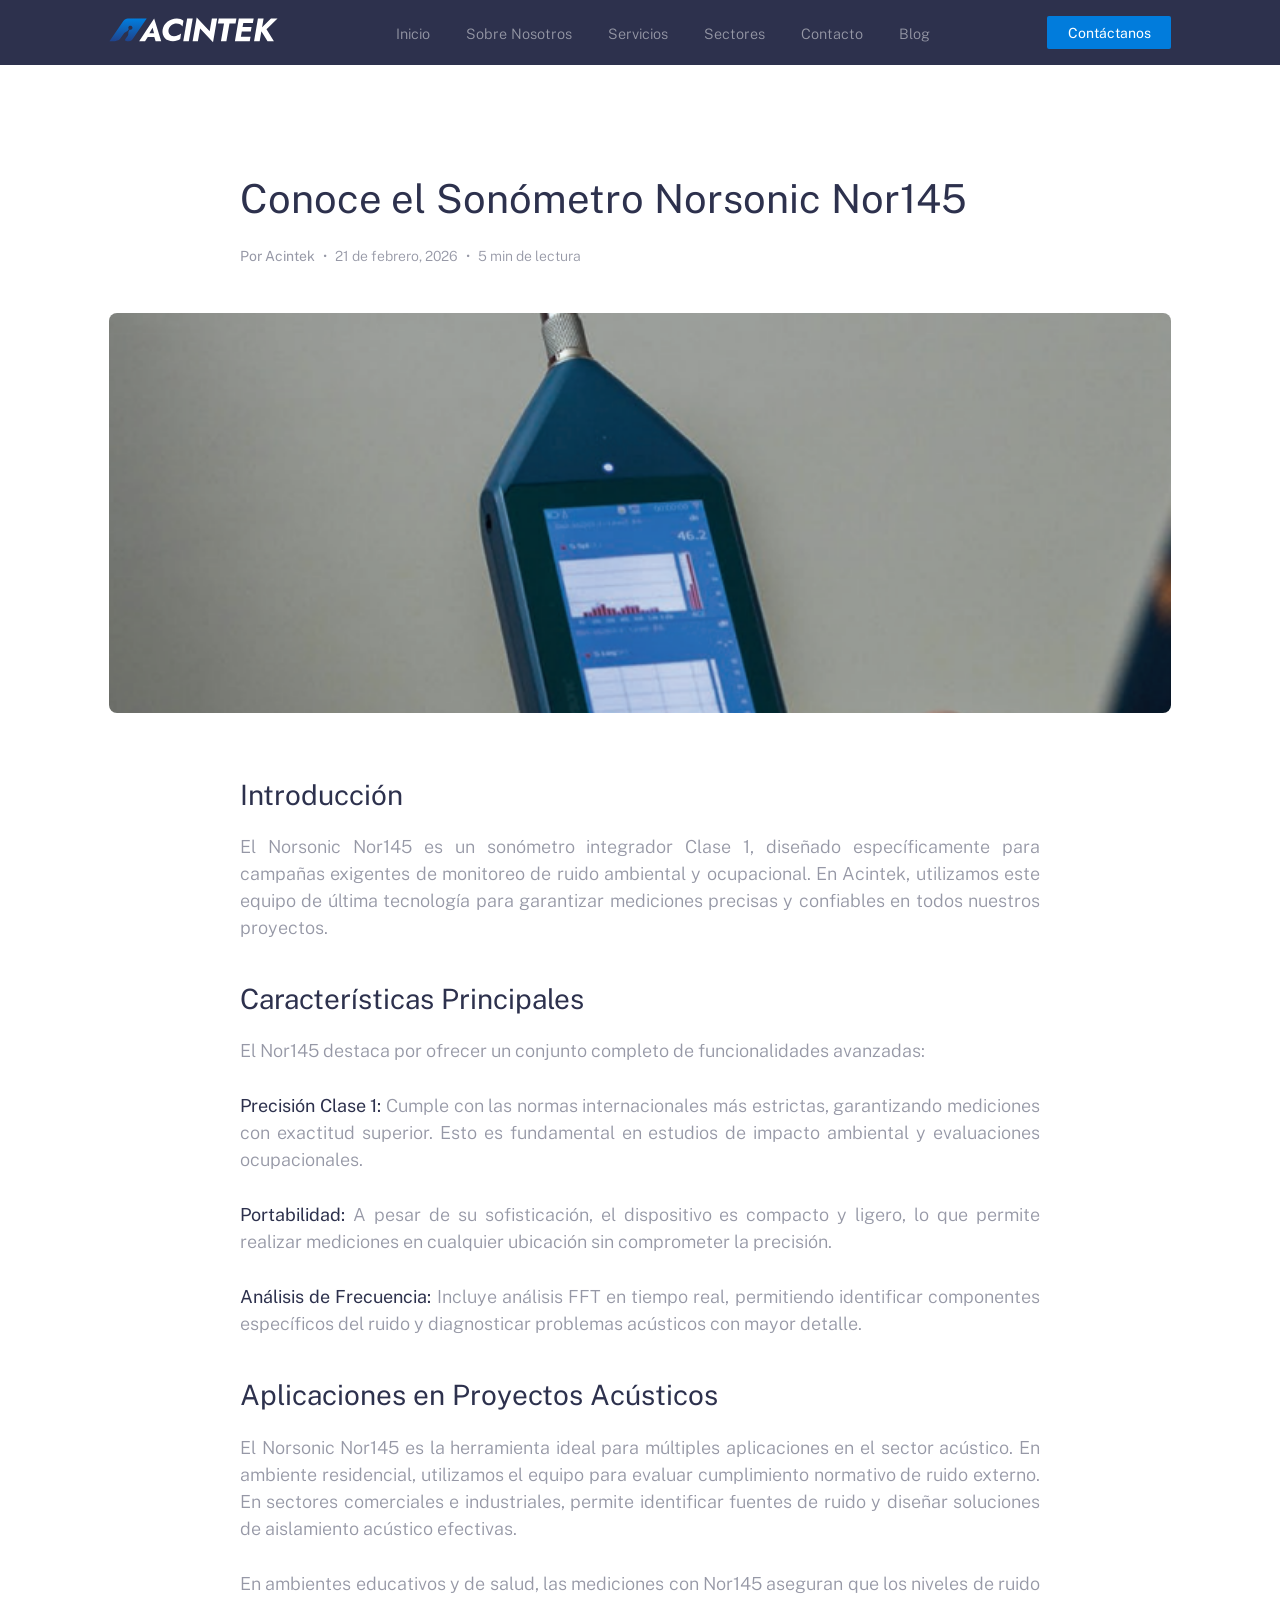
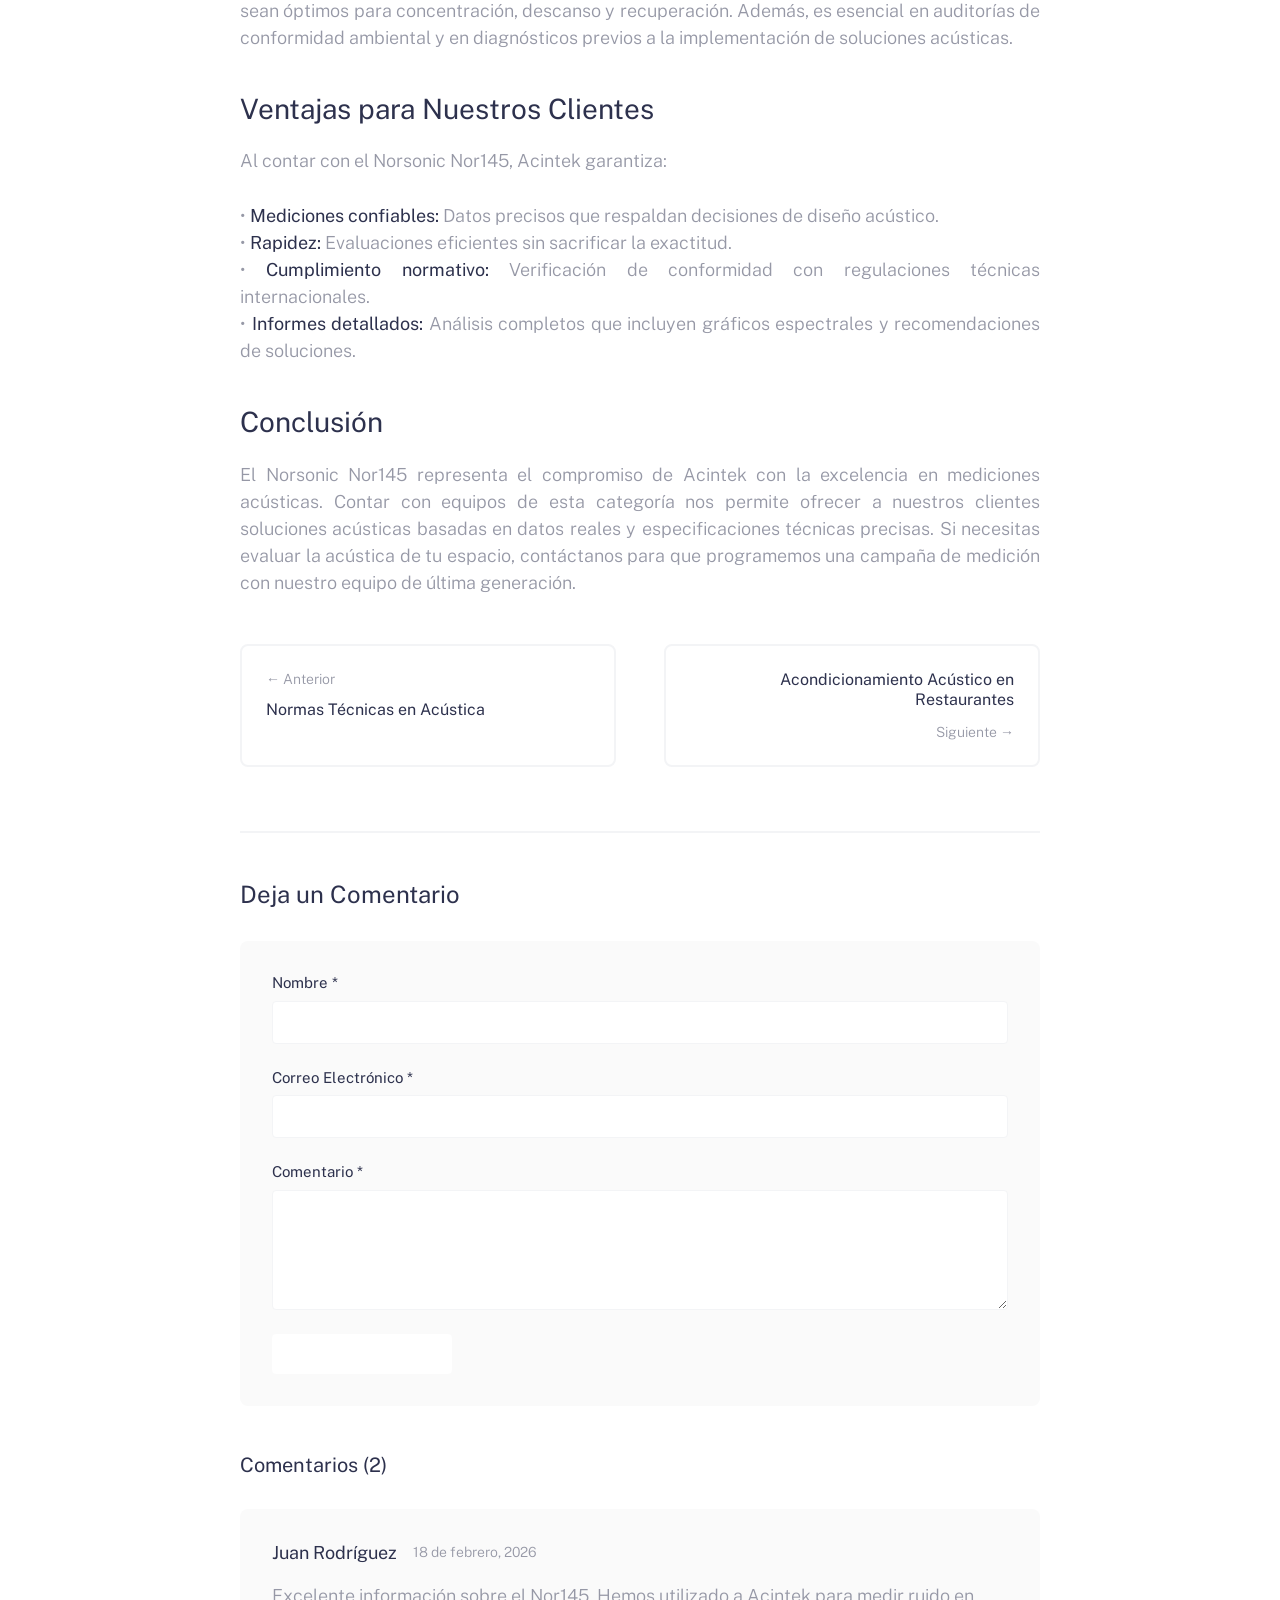
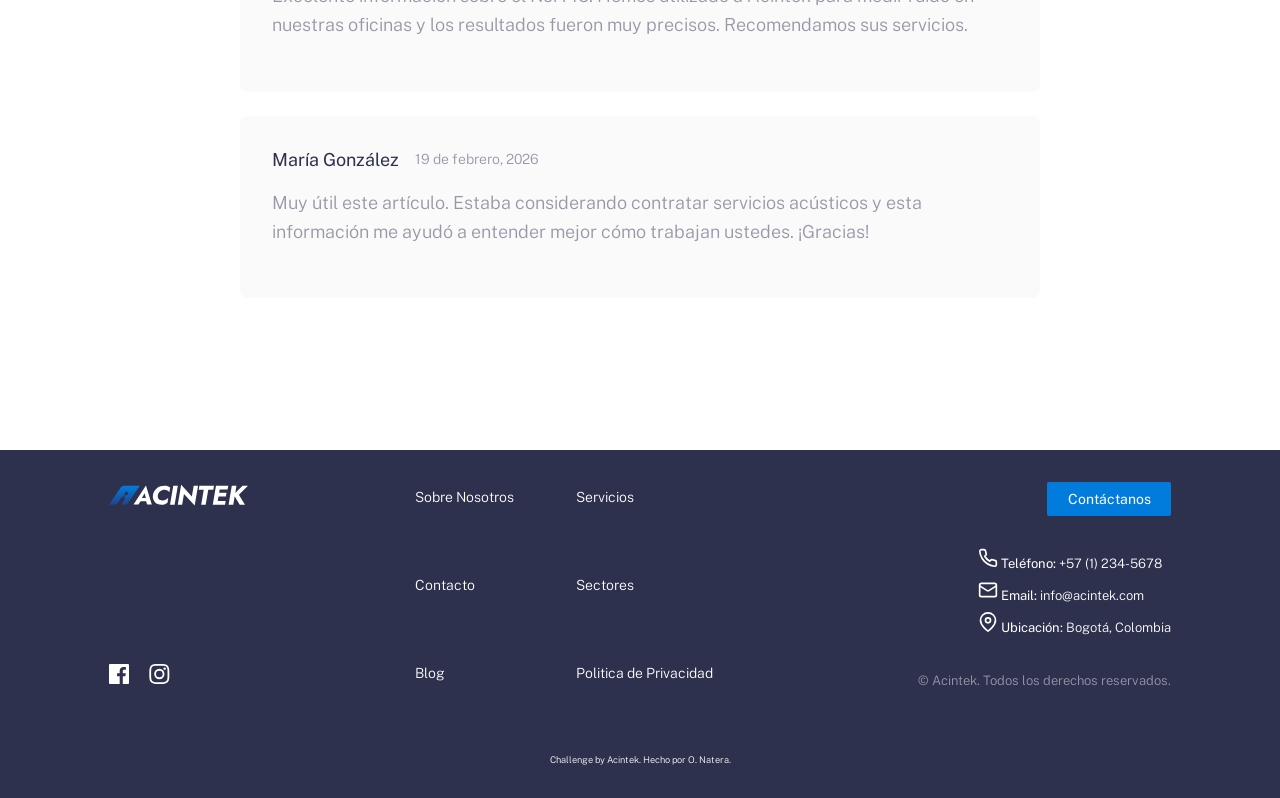
<file: blog-article-1.html>
<!DOCTYPE html>
<html lang="en">
  <head>
    <meta charset="UTF-8" />
    <meta name="viewport" content="width=device-width, initial-scale=1.0" />
    <!-- displays site properly based on user's device -->

    <link
      rel="icon"
      type="image/png"
      sizes="32x32"
      href="./images/isotipo-acintek.svg"
    />
    <link
      href="https://fonts.googleapis.com/css2?family=Public+Sans:wght@300;400&display=swap"
      rel="stylesheet"
    />
    <link rel="stylesheet" href="app/scss/style.css" />

    <title>Conoce el Sonómetro Norsonic Nor145 | Blog Acintek</title>
  </head>
  <body>
    <header class="header">
      <div class="overlay has-fade"></div>

      <nav class="header__nav">
        <div class="container container--pall flex flex-jc-sb flex-ai-c">
          <a href="/" class="header__logo" data-home-link>
            <img src="images/logotipo-acintek-neg-cropped.svg" alt="ACINTEK" />
          </a>

          <a id="btnHamburger" href="#" class="header__toggle hide-for-desktop">
            <span></span>
            <span></span>
            <span></span>
          </a>

          <div class="header__links hide-for-mobile">
            <a href="/">Inicio</a>
            <a href="/#about">Sobre Nosotros</a>
            <a href="/#feature">Servicios</a>
            <a href="/#sectors">Sectores</a>
            <a href="#">Contacto</a>
            <a href="blog.html">Blog</a>
          </div>

          <a href="#" class="button header__cta hide-for-mobile">Contáctanos</a>
        </div>
      </nav>

      <div class="header__menu has-fade">
        <a href="/">Inicio</a>
        <a href="/#about">Sobre Nosotros</a>
        <a href="/#feature">Servicios</a>
        <a href="/#sectors">Sectores</a>
        <a href="#">Contacto</a>
        <a href="blog.html">Blog</a>
      </div>
    </header>

    <section class="article-detail">
      <div class="container container--pall">
        <div class="article-detail__header">
          <a href="blog.html" class="article-detail__back">← Volver al Blog</a>
          
          <h1 class="article-detail__title">Conoce el Sonómetro Norsonic Nor145</h1>
          
          <div class="article-detail__meta">
            <span class="article-detail__author">Por Acintek</span>
            <span class="article-detail__separator">•</span>
            <span class="article-detail__date">21 de febrero, 2026</span>
            <span class="article-detail__separator">•</span>
            <span class="article-detail__read-time">5 min de lectura</span>
          </div>
        </div>

        <div class="article-detail__image" style="background-image: url('images/nor145-portrait.png')"></div>

        <div class="article-detail__content">
          <h2>Introducción</h2>
          <p>
            El Norsonic Nor145 es un sonómetro integrador Clase 1, diseñado específicamente para campañas exigentes de monitoreo de ruido ambiental y ocupacional. En Acintek, utilizamos este equipo de última tecnología para garantizar mediciones precisas y confiables en todos nuestros proyectos.
          </p>

          <h2>Características Principales</h2>
          <p>
            El Nor145 destaca por ofrecer un conjunto completo de funcionalidades avanzadas:
          </p>
          <p>
            <strong>Precisión Clase 1:</strong> Cumple con las normas internacionales más estrictas, garantizando mediciones con exactitud superior. Esto es fundamental en estudios de impacto ambiental y evaluaciones ocupacionales.
          </p>
          <p>
            <strong>Portabilidad:</strong> A pesar de su sofisticación, el dispositivo es compacto y ligero, lo que permite realizar mediciones en cualquier ubicación sin comprometer la precisión.
          </p>
          <p>
            <strong>Análisis de Frecuencia:</strong> Incluye análisis FFT en tiempo real, permitiendo identificar componentes específicos del ruido y diagnosticar problemas acústicos con mayor detalle.
          </p>

          <h2>Aplicaciones en Proyectos Acústicos</h2>
          <p>
            El Norsonic Nor145 es la herramienta ideal para múltiples aplicaciones en el sector acústico. En ambiente residencial, utilizamos el equipo para evaluar cumplimiento normativo de ruido externo. En sectores comerciales e industriales, permite identificar fuentes de ruido y diseñar soluciones de aislamiento acústico efectivas.
          </p>
          <p>
            En ambientes educativos y de salud, las mediciones con Nor145 aseguran que los niveles de ruido sean óptimos para concentración, descanso y recuperación. Además, es esencial en auditorías de conformidad ambiental y en diagnósticos previos a la implementación de soluciones acústicas.
          </p>

          <h2>Ventajas para Nuestros Clientes</h2>
          <p>
            Al contar con el Norsonic Nor145, Acintek garantiza:
          </p>
          <p>
            • <strong>Mediciones confiables:</strong> Datos precisos que respaldan decisiones de diseño acústico.
            <br />
            • <strong>Rapidez:</strong> Evaluaciones eficientes sin sacrificar la exactitud.
            <br />
            • <strong>Cumplimiento normativo:</strong> Verificación de conformidad con regulaciones técnicas internacionales.
            <br />
            • <strong>Informes detallados:</strong> Análisis completos que incluyen gráficos espectrales y recomendaciones de soluciones.
          </p>

          <h2>Conclusión</h2>
          <p>
            El Norsonic Nor145 representa el compromiso de Acintek con la excelencia en mediciones acústicas. Contar con equipos de esta categoría nos permite ofrecer a nuestros clientes soluciones acústicas basadas en datos reales y especificaciones técnicas precisas. Si necesitas evaluar la acústica de tu espacio, contáctanos para que programemos una campaña de medición con nuestro equipo de última generación.
          </p>
        </div>

        <div class="article-detail__navigation">
          <a href="blog-article-4.html" class="article-detail__nav-prev">
            <span>← Anterior</span>
            <strong>Normas Técnicas en Acústica</strong>
          </a>
          <a href="blog-article-2.html" class="article-detail__nav-next">
            <strong>Acondicionamiento Acústico en Restaurantes</strong>
            <span>Siguiente →</span>
          </a>
        </div>

        <div class="article-detail__comments">
          <h2>Deja un Comentario</h2>
          <form class="comment-form">
            <div class="comment-form__group">
              <label for="name">Nombre *</label>
              <input type="text" id="name" name="name" required>
            </div>
            <div class="comment-form__group">
              <label for="email">Correo Electrónico *</label>
              <input type="email" id="email" name="email" required>
            </div>
            <div class="comment-form__group">
              <label for="comment">Comentario *</label>
              <textarea id="comment" name="comment" rows="5" required></textarea>
            </div>
            <button type="submit" class="button">Enviar Comentario</button>
          </form>

          <div class="comments-list">
            <h3>Comentarios (2)</h3>
            <div class="comment">
              <div class="comment__header">
                <strong class="comment__author">Juan Rodríguez</strong>
                <span class="comment__date">18 de febrero, 2026</span>
              </div>
              <p class="comment__text">
                Excelente información sobre el Nor145. Hemos utilizado a Acintek para medir ruido en nuestras oficinas y los resultados fueron muy precisos. Recomendamos sus servicios.
              </p>
            </div>
            <div class="comment">
              <div class="comment__header">
                <strong class="comment__author">María González</strong>
                <span class="comment__date">19 de febrero, 2026</span>
              </div>
              <p class="comment__text">
                Muy útil este artículo. Estaba considerando contratar servicios acústicos y esta información me ayudó a entender mejor cómo trabajan ustedes. ¡Gracias!
              </p>
            </div>
          </div>
        </div>
      </div>
    </section>

    <footer class="footer">
      <div class="container">
        <a class="footer__logo" href="/" data-home-link>
          <img src="images/logotipo-acintek-neg.svg" />
        </a>

        <div class="footer__social">
          <a href="https://www.facebook.com/profile.php?id=61588339950031" target="_blank" rel="noopener noreferrer">
            <svg xmlns="http://www.w3.org/2000/svg" width="20" height="20">
              <title>Facebook</title>
              <path
                fill="#FFF"
                d="M18.896 0H1.104C.494 0 0 .494 0 1.104v17.793C0 19.506.494 20 1.104 20h9.58v-7.745H8.076V9.237h2.606V7.01c0-2.583 1.578-3.99 3.883-3.99 1.104 0 2.052.082 2.329.119v2.7h-1.598c-1.254 0-1.496.597-1.496 1.47v1.928h2.989l-.39 3.018h-2.6V20h5.098c.608 0 1.102-.494 1.102-1.104V1.104C20 .494 19.506 0 18.896 0z"
              />
            </svg>
          </a>
         
          <a href="#">
            <svg xmlns="http://www.w3.org/2000/svg" width="21" height="20">
              <title>Instagram</title>
              <path
                fill="#FFF"
                d="M10.333 1.802c2.67 0 2.987.01 4.042.059 2.71.123 3.976 1.409 4.1 4.099.048 1.054.057 1.37.057 4.04 0 2.672-.01 2.988-.058 4.042-.124 2.687-1.386 3.975-4.099 4.099-1.055.048-1.37.058-4.042.058-2.67 0-2.986-.01-4.04-.058-2.717-.124-3.976-1.416-4.1-4.1-.048-1.054-.058-1.37-.058-4.041 0-2.67.01-2.986.058-4.04.124-2.69 1.387-3.977 4.1-4.1 1.054-.048 1.37-.058 4.04-.058zm0-1.802C7.618 0 7.278.012 6.211.06 2.579.227.56 2.242.394 5.877.345 6.944.334 7.284.334 10s.011 3.057.06 4.123c.166 3.632 2.181 5.65 5.816 5.817 1.068.048 1.408.06 4.123.06 2.716 0 3.057-.012 4.124-.06 3.628-.167 5.651-2.182 5.816-5.817.049-1.066.06-1.407.06-4.123s-.011-3.056-.06-4.122C20.11 2.249 18.093.228 14.458.06 13.39.01 13.049 0 10.333 0zm0 4.865a5.135 5.135 0 100 10.27 5.135 5.135 0 000-10.27zm0 8.468a3.333 3.333 0 110-6.666 3.333 3.333 0 010 6.666zm5.339-9.87a1.2 1.2 0 10-.001 2.4 1.2 1.2 0 000-2.4z"
              />
            </svg>
          </a>
        </div>

        <div class="footer__links col1">
          <a href="/#about">Sobre Nosotros</a>
          <a href="#">Contacto</a>
          <a href="blog.html">Blog</a>
        </div>

        <div class="footer__links col2">
          <a href="/#feature">Servicios</a>
          <a href="/#sectors">Sectores</a>
          <a href="politica-privacidad.html">Politica de Privacidad</a>
        </div>

        <div class="footer__cta">
          <a href="#" class="button">Contáctanos</a>
          <div class="footer__contact-info">
            <p>
              <svg xmlns="http://www.w3.org/2000/svg" width="20" height="20" viewBox="0 0 24 24" fill="none" stroke="currentColor" stroke-width="2" stroke-linecap="round" stroke-linejoin="round">
                <path d="M22 16.92v3a2 2 0 0 1-2.18 2 19.79 19.79 0 0 1-8.63-3.07 19.5 19.5 0 0 1-6-6 19.79 19.79 0 0 1-3.07-8.67A2 2 0 0 1 4.11 2h3a2 2 0 0 1 2 1.72 12.84 12.84 0 0 0 .7 2.81 2 2 0 0 1-.45 2.11L8.09 9.91a16 16 0 0 0 6 6l1.27-1.27a2 2 0 0 1 2.11-.45 12.84 12.84 0 0 0 2.81.7A2 2 0 0 1 22 16.92z"/>
              </svg>
              <strong>Teléfono:</strong> +57 (1) 234-5678
            </p>
            <p>
              <svg xmlns="http://www.w3.org/2000/svg" width="20" height="20" viewBox="0 0 24 24" fill="none" stroke="currentColor" stroke-width="2" stroke-linecap="round" stroke-linejoin="round">
                <rect x="2" y="4" width="20" height="16" rx="2"/>
                <path d="m22 7-8.97 5.7a1.94 1.94 0 0 1-2.06 0L2 7"/>
              </svg>
              <strong>Email:</strong> info@acintek.com
            </p>
            <p>
              <svg xmlns="http://www.w3.org/2000/svg" width="20" height="20" viewBox="0 0 24 24" fill="none" stroke="currentColor" stroke-width="2" stroke-linecap="round" stroke-linejoin="round">
                <path d="M21 10c0 7-9 13-9 13s-9-6-9-13a9 9 0 0 1 18 0z"/>
                <circle cx="12" cy="10" r="3"/>
              </svg>
              <strong>Ubicación:</strong> Bogotá, Colombia
            </p>
          </div>
        </div>

        <div class="footer__copyright">
          &copy; Acintek. Todos los derechos reservados.
        </div>
      </div>
      <div class="attribution">
        Challenge by
        <a href="https://www.frontendmentor.io?ref=challenge" target="_blank"
          >Acintek</a
        >. Hecho por <a href="#">O. Natera</a>.
      </div>
    </footer>

    <script src="app/js/script.js"></script>
    <button class="back-to-top" aria-label="Volver arriba" title="Volver arriba">
      <svg width="18" height="18" viewBox="0 0 24 24" fill="none" xmlns="http://www.w3.org/2000/svg" aria-hidden="true">
        <path d="M12 4L12 20" stroke="#111" stroke-width="2" stroke-linecap="round" stroke-linejoin="round"/>
        <path d="M6 10L12 4L18 10" stroke="#111" stroke-width="2" stroke-linecap="round" stroke-linejoin="round"/>
      </svg>
    </button>
  </body>
</html>
</file>
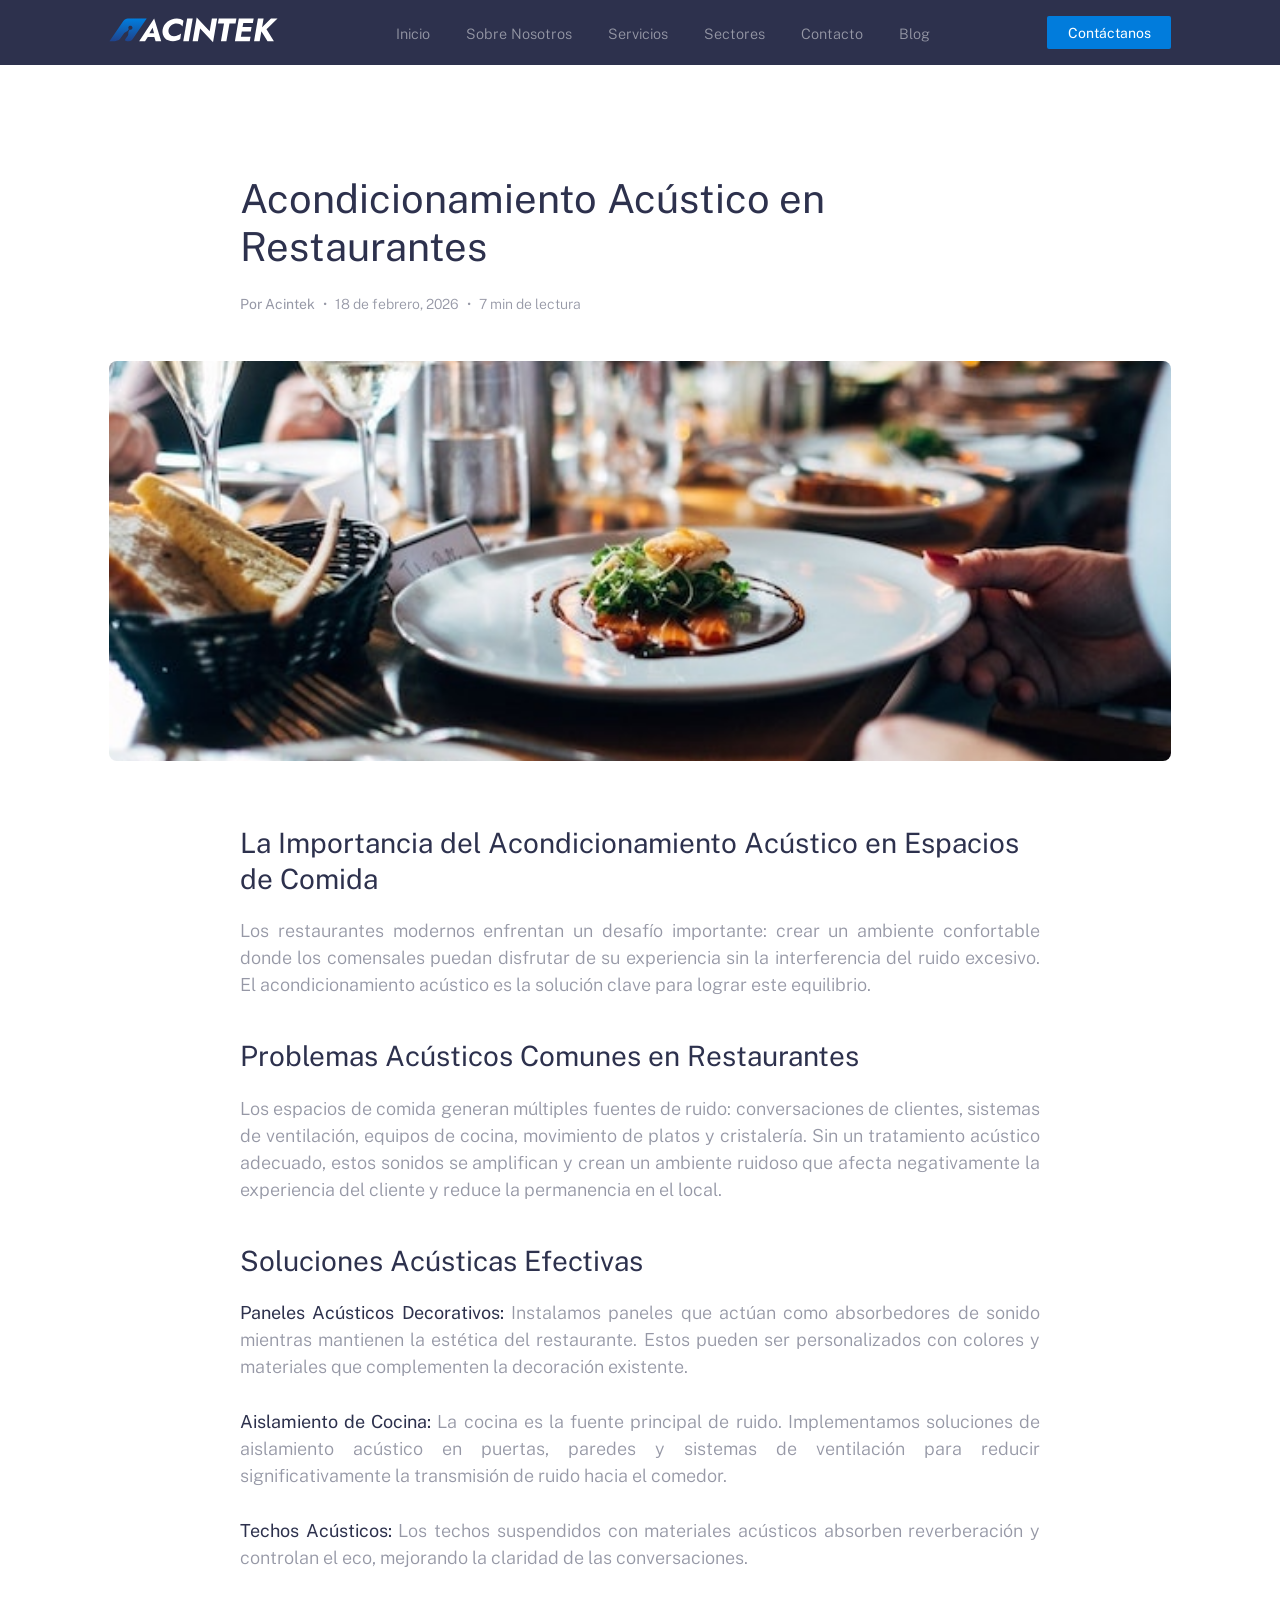
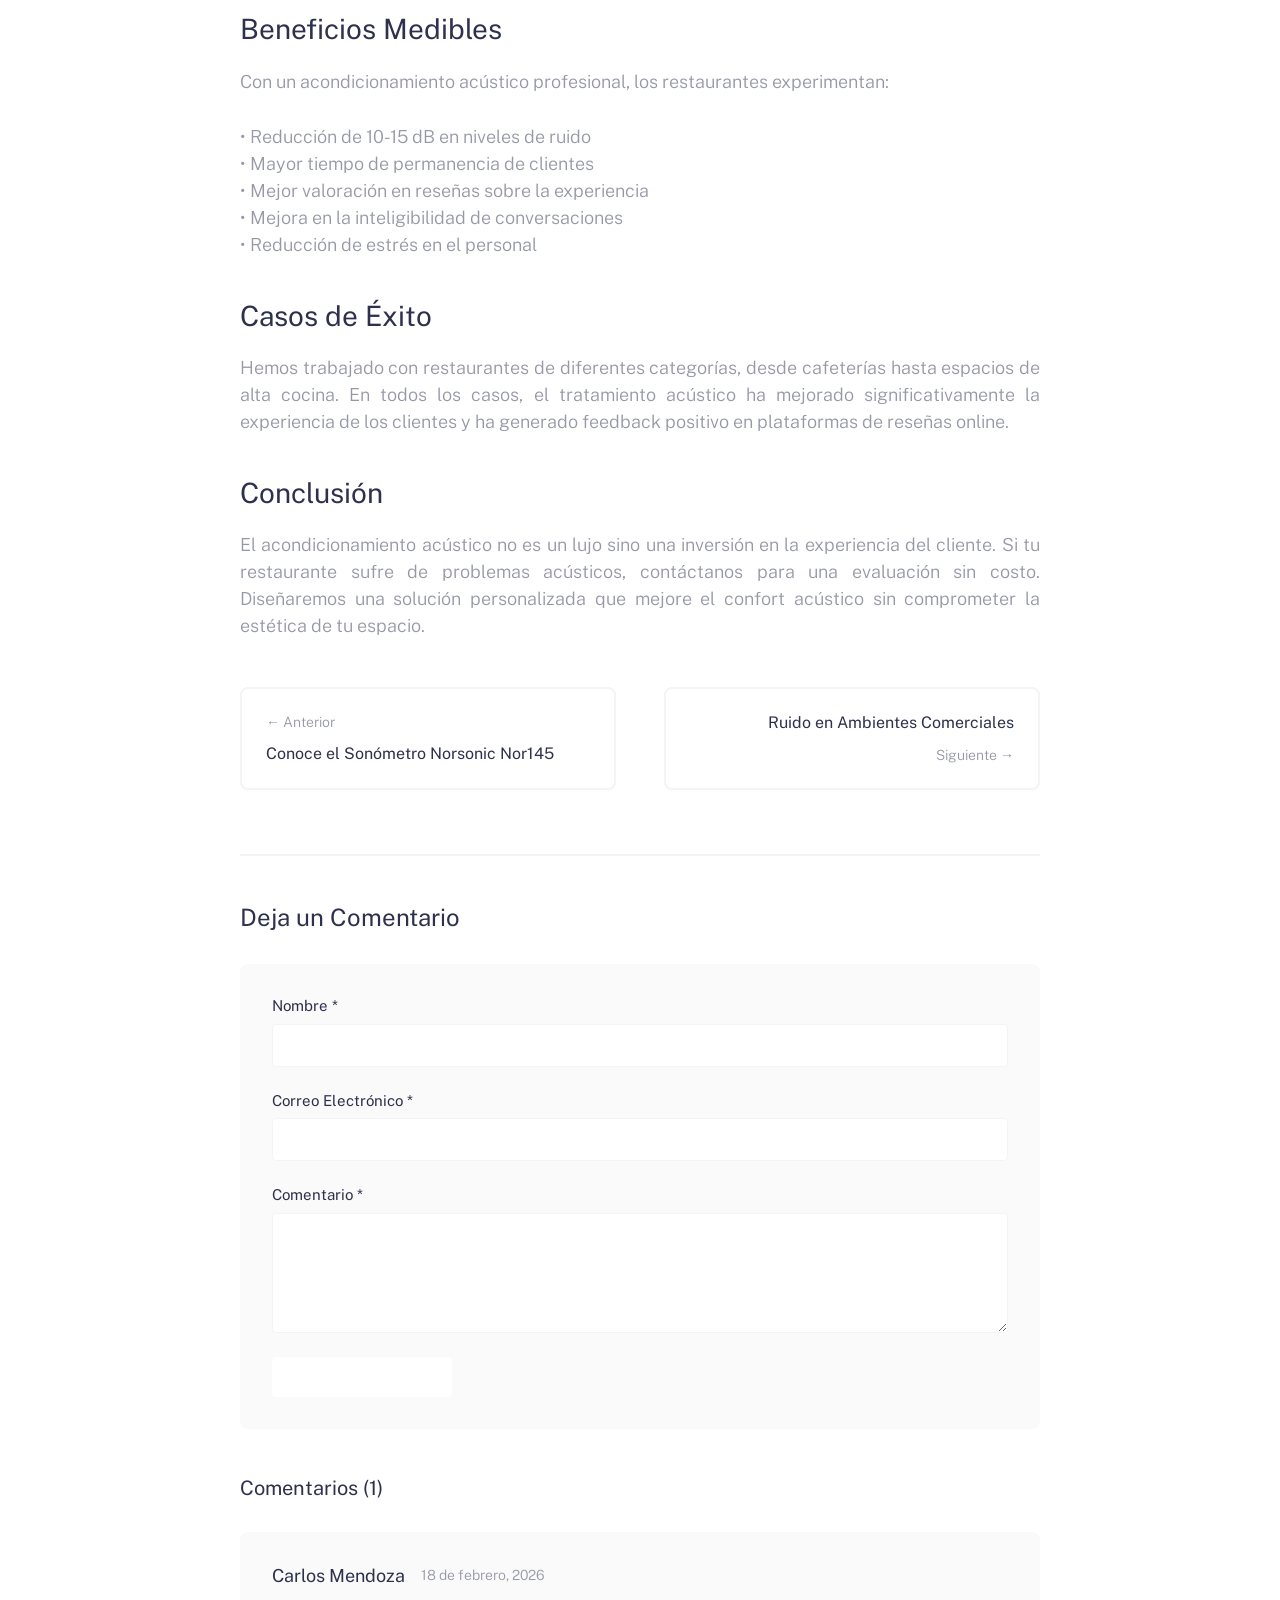
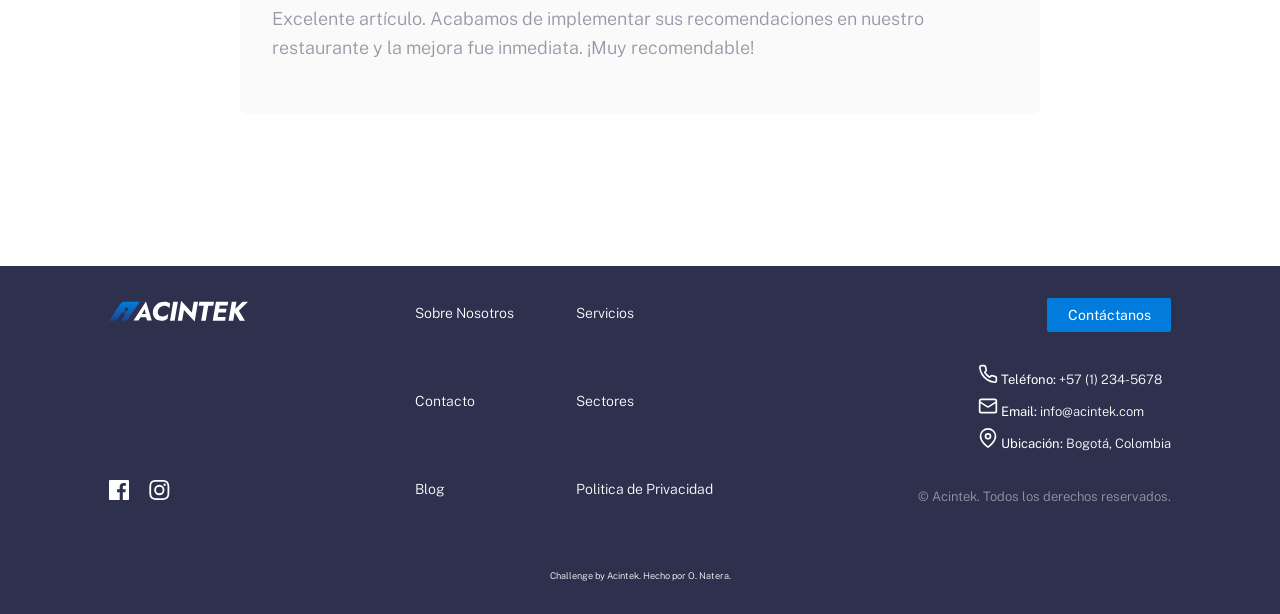
<file: blog-article-2.html>
<!DOCTYPE html>
<html lang="en">
  <head>
    <meta charset="UTF-8" />
    <meta name="viewport" content="width=device-width, initial-scale=1.0" />
    <link
      rel="icon"
      type="image/png"
      sizes="32x32"
      href="./images/isotipo-acintek.svg"
    />
    <link
      href="https://fonts.googleapis.com/css2?family=Public+Sans:wght@300;400&display=swap"
      rel="stylesheet"
    />
    <link rel="stylesheet" href="app/scss/style.css" />
    <title>Acondicionamiento Acústico en Restaurantes | Blog Acintek</title>
  </head>
  <body>
    <header class="header">
      <div class="overlay has-fade"></div>
      <nav class="header__nav">
        <div class="container container--pall flex flex-jc-sb flex-ai-c">
          <a href="/" class="header__logo" data-home-link>
            <img src="images/logotipo-acintek-neg-cropped.svg" alt="ACINTEK" />
          </a>
          <a id="btnHamburger" href="#" class="header__toggle hide-for-desktop">
            <span></span>
            <span></span>
            <span></span>
          </a>
          <div class="header__links hide-for-mobile">
            <a href="/">Inicio</a>
            <a href="/#about">Sobre Nosotros</a>
            <a href="/#feature">Servicios</a>
            <a href="/#sectors">Sectores</a>
            <a href="#">Contacto</a>
            <a href="blog.html">Blog</a>
          </div>
          <a href="#" class="button header__cta hide-for-mobile">Contáctanos</a>
        </div>
      </nav>
      <div class="header__menu has-fade">
        <a href="/">Inicio</a>
        <a href="/#about">Sobre Nosotros</a>
        <a href="/#feature">Servicios</a>
        <a href="/#sectors">Sectores</a>
        <a href="#">Contacto</a>
        <a href="blog.html">Blog</a>
      </div>
    </header>

    <section class="article-detail">
      <div class="container container--pall">
        <div class="article-detail__header">
          <a href="blog.html" class="article-detail__back">← Volver al Blog</a>
          <h1 class="article-detail__title">Acondicionamiento Acústico en Restaurantes</h1>
          <div class="article-detail__meta">
            <span class="article-detail__author">Por Acintek</span>
            <span class="article-detail__separator">•</span>
            <span class="article-detail__date">18 de febrero, 2026</span>
            <span class="article-detail__separator">•</span>
            <span class="article-detail__read-time">7 min de lectura</span>
          </div>
        </div>

        <div class="article-detail__image" style="background-image: url('images/image-restaurant.jpg')"></div>

        <div class="article-detail__content">
          <h2>La Importancia del Acondicionamiento Acústico en Espacios de Comida</h2>
          <p>
            Los restaurantes modernos enfrentan un desafío importante: crear un ambiente confortable donde los comensales puedan disfrutar de su experiencia sin la interferencia del ruido excesivo. El acondicionamiento acústico es la solución clave para lograr este equilibrio.
          </p>

          <h2>Problemas Acústicos Comunes en Restaurantes</h2>
          <p>
            Los espacios de comida generan múltiples fuentes de ruido: conversaciones de clientes, sistemas de ventilación, equipos de cocina, movimiento de platos y cristalería. Sin un tratamiento acústico adecuado, estos sonidos se amplifican y crean un ambiente ruidoso que afecta negativamente la experiencia del cliente y reduce la permanencia en el local.
          </p>

          <h2>Soluciones Acústicas Efectivas</h2>
          <p>
            <strong>Paneles Acústicos Decorativos:</strong> Instalamos paneles que actúan como absorbedores de sonido mientras mantienen la estética del restaurante. Estos pueden ser personalizados con colores y materiales que complementen la decoración existente.
          </p>
          <p>
            <strong>Aislamiento de Cocina:</strong> La cocina es la fuente principal de ruido. Implementamos soluciones de aislamiento acústico en puertas, paredes y sistemas de ventilación para reducir significativamente la transmisión de ruido hacia el comedor.
          </p>
          <p>
            <strong>Techos Acústicos:</strong> Los techos suspendidos con materiales acústicos absorben reverberación y controlan el eco, mejorando la claridad de las conversaciones.
          </p>

          <h2>Beneficios Medibles</h2>
          <p>
            Con un acondicionamiento acústico profesional, los restaurantes experimentan:
          </p>
          <p>
            • Reducción de 10-15 dB en niveles de ruido
            <br />
            • Mayor tiempo de permanencia de clientes
            <br />
            • Mejor valoración en reseñas sobre la experiencia
            <br />
            • Mejora en la inteligibilidad de conversaciones
            <br />
            • Reducción de estrés en el personal
          </p>

          <h2>Casos de Éxito</h2>
          <p>
            Hemos trabajado con restaurantes de diferentes categorías, desde cafeterías hasta espacios de alta cocina. En todos los casos, el tratamiento acústico ha mejorado significativamente la experiencia de los clientes y ha generado feedback positivo en plataformas de reseñas online.
          </p>

          <h2>Conclusión</h2>
          <p>
            El acondicionamiento acústico no es un lujo sino una inversión en la experiencia del cliente. Si tu restaurante sufre de problemas acústicos, contáctanos para una evaluación sin costo. Diseñaremos una solución personalizada que mejore el confort acústico sin comprometer la estética de tu espacio.
          </p>
        </div>

        <div class="article-detail__navigation">
          <a href="blog-article-1.html" class="article-detail__nav-prev">
            <span>← Anterior</span>
            <strong>Conoce el Sonómetro Norsonic Nor145</strong>
          </a>
          <a href="blog-article-3.html" class="article-detail__nav-next">
            <strong>Ruido en Ambientes Comerciales</strong>
            <span>Siguiente →</span>
          </a>
        </div>

        <div class="article-detail__comments">
          <h2>Deja un Comentario</h2>
          <form class="comment-form">
            <div class="comment-form__group">
              <label for="name">Nombre *</label>
              <input type="text" id="name" name="name" required>
            </div>
            <div class="comment-form__group">
              <label for="email">Correo Electrónico *</label>
              <input type="email" id="email" name="email" required>
            </div>
            <div class="comment-form__group">
              <label for="comment">Comentario *</label>
              <textarea id="comment" name="comment" rows="5" required></textarea>
            </div>
            <button type="submit" class="button">Enviar Comentario</button>
          </form>

          <div class="comments-list">
            <h3>Comentarios (1)</h3>
            <div class="comment">
              <div class="comment__header">
                <strong class="comment__author">Carlos Mendoza</strong>
                <span class="comment__date">18 de febrero, 2026</span>
              </div>
              <p class="comment__text">
                Excelente artículo. Acabamos de implementar sus recomendaciones en nuestro restaurante y la mejora fue inmediata. ¡Muy recomendable!
              </p>
            </div>
          </div>
        </div>
      </div>
    </section>

    <footer class="footer">
      <div class="container">
        <a class="footer__logo" href="/" data-home-link>
          <img src="images/logotipo-acintek-neg.svg" />
        </a>
        <div class="footer__social">
          <a href="https://www.facebook.com/profile.php?id=61588339950031" target="_blank" rel="noopener noreferrer">
            <svg xmlns="http://www.w3.org/2000/svg" width="20" height="20">
              <title>Facebook</title>
              <path fill="#FFF" d="M18.896 0H1.104C.494 0 0 .494 0 1.104v17.793C0 19.506.494 20 1.104 20h9.58v-7.745H8.076V9.237h2.606V7.01c0-2.583 1.578-3.99 3.883-3.99 1.104 0 2.052.082 2.329.119v2.7h-1.598c-1.254 0-1.496.597-1.496 1.47v1.928h2.989l-.39 3.018h-2.6V20h5.098c.608 0 1.102-.494 1.102-1.104V1.104C20 .494 19.506 0 18.896 0z"/>
            </svg>
          </a>
          <a href="#">
            <svg xmlns="http://www.w3.org/2000/svg" width="21" height="20">
              <title>Instagram</title>
              <path fill="#FFF" d="M10.333 1.802c2.67 0 2.987.01 4.042.059 2.71.123 3.976 1.409 4.1 4.099.048 1.054.057 1.37.057 4.04 0 2.672-.01 2.988-.058 4.042-.124 2.687-1.386 3.975-4.099 4.099-1.055.048-1.37.058-4.042.058-2.67 0-2.986-.01-4.04-.058-2.717-.124-3.976-1.416-4.1-4.1-.048-1.054-.058-1.37-.058-4.041 0-2.67.01-2.986.058-4.04.124-2.69 1.387-3.977 4.1-4.1 1.054-.048 1.37-.058 4.04-.058zm0-1.802C7.618 0 7.278.012 6.211.06 2.579.227.56 2.242.394 5.877.345 6.944.334 7.284.334 10s.011 3.057.06 4.123c.166 3.632 2.181 5.65 5.816 5.817 1.068.048 1.408.06 4.123.06 2.716 0 3.057-.012 4.124-.06 3.628-.167 5.651-2.182 5.816-5.817.049-1.066.06-1.407.06-4.123s-.011-3.056-.06-4.122C20.11 2.249 18.093.228 14.458.06 13.39.01 13.049 0 10.333 0zm0 4.865a5.135 5.135 0 100 10.27 5.135 5.135 0 000-10.27zm0 8.468a3.333 3.333 0 110-6.666 3.333 3.333 0 010 6.666zm5.339-9.87a1.2 1.2 0 10-.001 2.4 1.2 1.2 0 000-2.4z"/>
            </svg>
          </a>
        </div>
        <div class="footer__links col1">
          <a href="/#about">Sobre Nosotros</a>
          <a href="#">Contacto</a>
          <a href="blog.html">Blog</a>
        </div>
        <div class="footer__links col2">
          <a href="/#feature">Servicios</a>
          <a href="/#sectors">Sectores</a>
          <a href="politica-privacidad.html">Politica de Privacidad</a>
        </div>
        <div class="footer__cta">
          <a href="#" class="button">Contáctanos</a>
          <div class="footer__contact-info">
            <p>
              <svg xmlns="http://www.w3.org/2000/svg" width="20" height="20" viewBox="0 0 24 24" fill="none" stroke="currentColor" stroke-width="2" stroke-linecap="round" stroke-linejoin="round">
                <path d="M22 16.92v3a2 2 0 0 1-2.18 2 19.79 19.79 0 0 1-8.63-3.07 19.5 19.5 0 0 1-6-6 19.79 19.79 0 0 1-3.07-8.67A2 2 0 0 1 4.11 2h3a2 2 0 0 1 2 1.72 12.84 12.84 0 0 0 .7 2.81 2 2 0 0 1-.45 2.11L8.09 9.91a16 16 0 0 0 6 6l1.27-1.27a2 2 0 0 1 2.11-.45 12.84 12.84 0 0 0 2.81.7A2 2 0 0 1 22 16.92z"/>
              </svg>
              <strong>Teléfono:</strong> +57 (1) 234-5678
            </p>
            <p>
              <svg xmlns="http://www.w3.org/2000/svg" width="20" height="20" viewBox="0 0 24 24" fill="none" stroke="currentColor" stroke-width="2" stroke-linecap="round" stroke-linejoin="round">
                <rect x="2" y="4" width="20" height="16" rx="2"/>
                <path d="m22 7-8.97 5.7a1.94 1.94 0 0 1-2.06 0L2 7"/>
              </svg>
              <strong>Email:</strong> info@acintek.com
            </p>
            <p>
              <svg xmlns="http://www.w3.org/2000/svg" width="20" height="20" viewBox="0 0 24 24" fill="none" stroke="currentColor" stroke-width="2" stroke-linecap="round" stroke-linejoin="round">
                <path d="M21 10c0 7-9 13-9 13s-9-6-9-13a9 9 0 0 1 18 0z"/>
                <circle cx="12" cy="10" r="3"/>
              </svg>
              <strong>Ubicación:</strong> Bogotá, Colombia
            </p>
          </div>
        </div>
        <div class="footer__copyright">
          &copy; Acintek. Todos los derechos reservados.
        </div>
      </div>
      <div class="attribution">
        Challenge by
        <a href="https://www.frontendmentor.io?ref=challenge" target="_blank">Acintek</a>. Hecho por <a href="#">O. Natera</a>.
      </div>
    </footer>

    <script src="app/js/script.js"></script>
    <button class="back-to-top" aria-label="Volver arriba" title="Volver arriba">
      <svg width="18" height="18" viewBox="0 0 24 24" fill="none" xmlns="http://www.w3.org/2000/svg" aria-hidden="true">
        <path d="M12 4L12 20" stroke="#111" stroke-width="2" stroke-linecap="round" stroke-linejoin="round"/>
        <path d="M6 10L12 4L18 10" stroke="#111" stroke-width="2" stroke-linecap="round" stroke-linejoin="round"/>
      </svg>
    </button>
  </body>
</html>
</file>
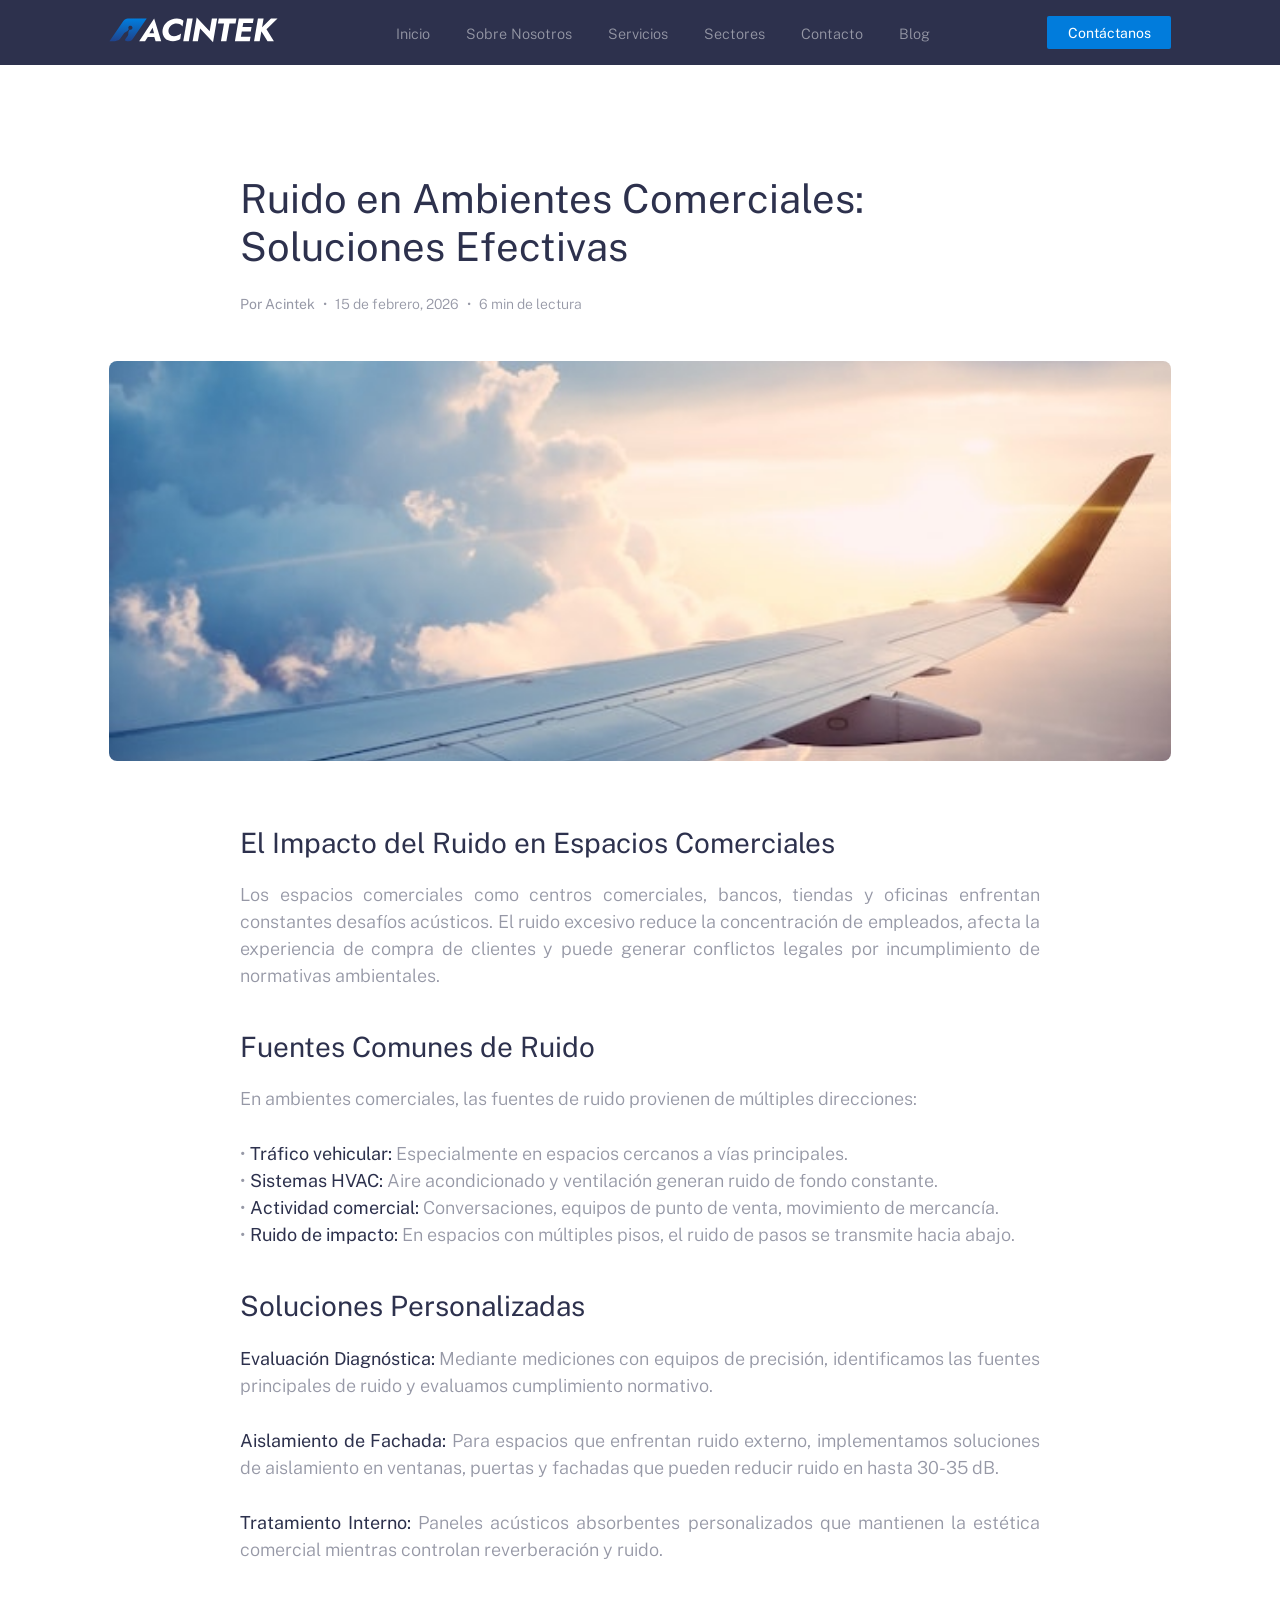
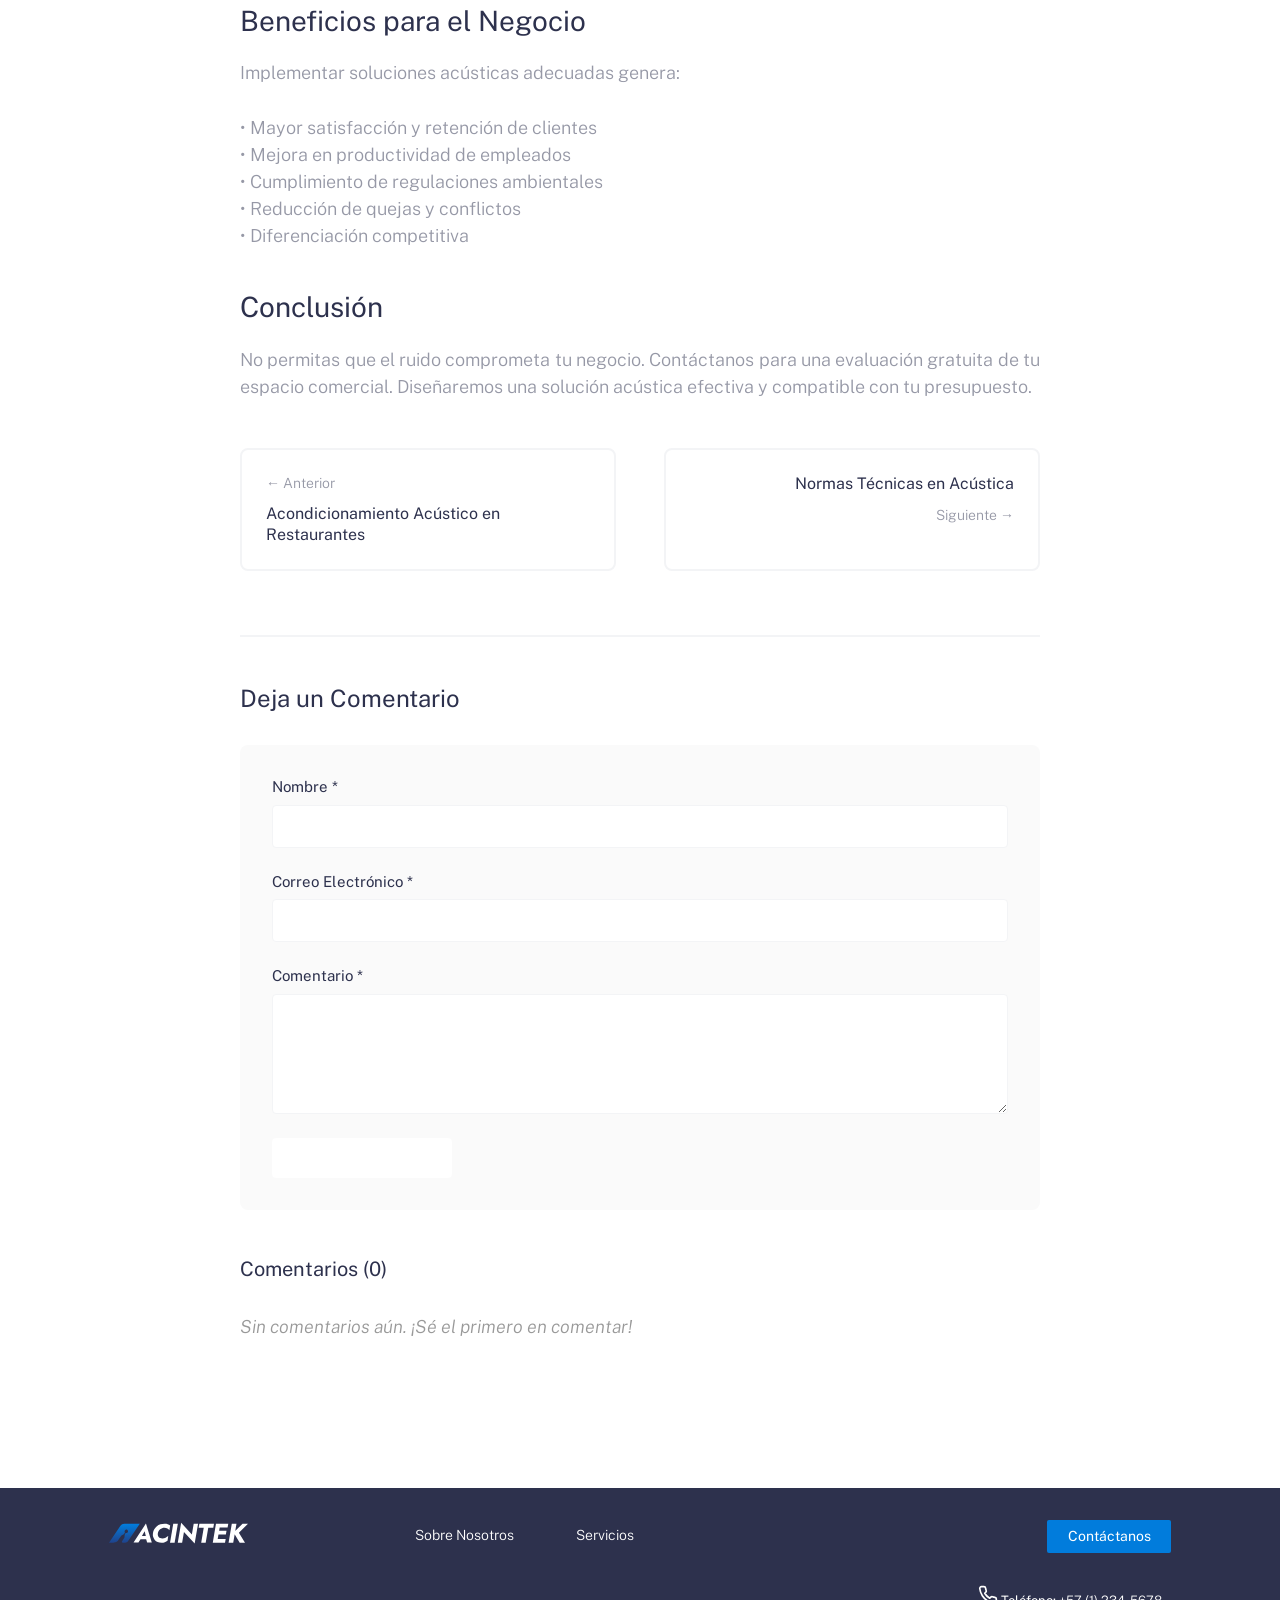
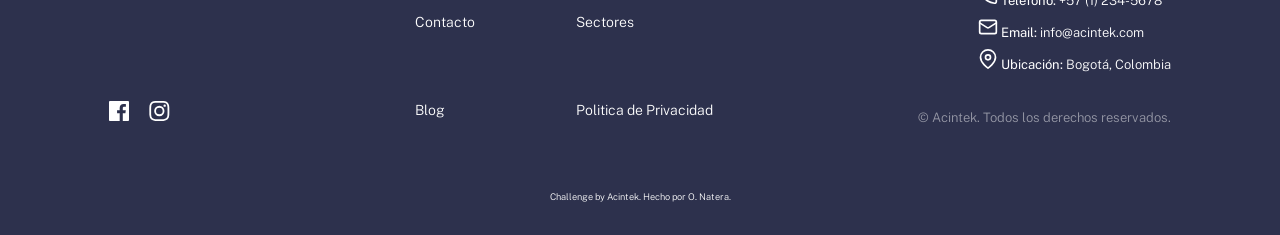
<file: blog-article-3.html>
<!DOCTYPE html>
<html lang="en">
  <head>
    <meta charset="UTF-8" />
    <meta name="viewport" content="width=device-width, initial-scale=1.0" />
    <link rel="icon" type="image/png" sizes="32x32" href="./images/isotipo-acintek.svg" />
    <link href="https://fonts.googleapis.com/css2?family=Public+Sans:wght@300;400&display=swap" rel="stylesheet" />
    <link rel="stylesheet" href="app/scss/style.css" />
    <title>Ruido en Ambientes Comerciales | Blog Acintek</title>
  </head>
  <body>
    <header class="header">
      <div class="overlay has-fade"></div>
      <nav class="header__nav">
        <div class="container container--pall flex flex-jc-sb flex-ai-c">
          <a href="/" class="header__logo" data-home-link>
            <img src="images/logotipo-acintek-neg-cropped.svg" alt="ACINTEK" />
          </a>
          <a id="btnHamburger" href="#" class="header__toggle hide-for-desktop"><span></span><span></span><span></span></a>
          <div class="header__links hide-for-mobile">
            <a href="/">Inicio</a>
            <a href="/#about">Sobre Nosotros</a>
            <a href="/#feature">Servicios</a>
            <a href="/#sectors">Sectores</a>
            <a href="#">Contacto</a>
            <a href="blog.html">Blog</a>
          </div>
          <a href="#" class="button header__cta hide-for-mobile">Contáctanos</a>
        </div>
      </nav>
      <div class="header__menu has-fade">
        <a href="/">Inicio</a>
        <a href="/#about">Sobre Nosotros</a>
        <a href="/#feature">Servicios</a>
        <a href="/#sectors">Sectores</a>
        <a href="#">Contacto</a>
        <a href="blog.html">Blog</a>
      </div>
    </header>

    <section class="article-detail">
      <div class="container container--pall">
        <div class="article-detail__header">
          <a href="blog.html" class="article-detail__back">← Volver al Blog</a>
          <h1 class="article-detail__title">Ruido en Ambientes Comerciales: Soluciones Efectivas</h1>
          <div class="article-detail__meta">
            <span class="article-detail__author">Por Acintek</span>
            <span class="article-detail__separator">•</span>
            <span class="article-detail__date">15 de febrero, 2026</span>
            <span class="article-detail__separator">•</span>
            <span class="article-detail__read-time">6 min de lectura</span>
          </div>
        </div>

        <div class="article-detail__image" style="background-image: url('images/image-plane.jpg')"></div>

        <div class="article-detail__content">
          <h2>El Impacto del Ruido en Espacios Comerciales</h2>
          <p>
            Los espacios comerciales como centros comerciales, bancos, tiendas y oficinas enfrentan constantes desafíos acústicos. El ruido excesivo reduce la concentración de empleados, afecta la experiencia de compra de clientes y puede generar conflictos legales por incumplimiento de normativas ambientales.
          </p>

          <h2>Fuentes Comunes de Ruido</h2>
          <p>
            En ambientes comerciales, las fuentes de ruido provienen de múltiples direcciones:
          </p>
          <p>
            • <strong>Tráfico vehicular:</strong> Especialmente en espacios cercanos a vías principales.
            <br />
            • <strong>Sistemas HVAC:</strong> Aire acondicionado y ventilación generan ruido de fondo constante.
            <br />
            • <strong>Actividad comercial:</strong> Conversaciones, equipos de punto de venta, movimiento de mercancía.
            <br />
            • <strong>Ruido de impacto:</strong> En espacios con múltiples pisos, el ruido de pasos se transmite hacia abajo.
          </p>

          <h2>Soluciones Personalizadas</h2>
          <p>
            <strong>Evaluación Diagnóstica:</strong> Mediante mediciones con equipos de precisión, identificamos las fuentes principales de ruido y evaluamos cumplimiento normativo.
          </p>
          <p>
            <strong>Aislamiento de Fachada:</strong> Para espacios que enfrentan ruido externo, implementamos soluciones de aislamiento en ventanas, puertas y fachadas que pueden reducir ruido en hasta 30-35 dB.
          </p>
          <p>
            <strong>Tratamiento Interno:</strong> Paneles acústicos absorbentes personalizados que mantienen la estética comercial mientras controlan reverberación y ruido.
          </p>

          <h2>Beneficios para el Negocio</h2>
          <p>
            Implementar soluciones acústicas adecuadas genera:
          </p>
          <p>
            • Mayor satisfacción y retención de clientes
            <br />
            • Mejora en productividad de empleados
            <br />
            • Cumplimiento de regulaciones ambientales
            <br />
            • Reducción de quejas y conflictos
            <br />
            • Diferenciación competitiva
          </p>

          <h2>Conclusión</h2>
          <p>
            No permitas que el ruido comprometa tu negocio. Contáctanos para una evaluación gratuita de tu espacio comercial. Diseñaremos una solución acústica efectiva y compatible con tu presupuesto.
          </p>
        </div>

        <div class="article-detail__navigation">
          <a href="blog-article-2.html" class="article-detail__nav-prev">
            <span>← Anterior</span>
            <strong>Acondicionamiento Acústico en Restaurantes</strong>
          </a>
          <a href="blog-article-4.html" class="article-detail__nav-next">
            <strong>Normas Técnicas en Acústica</strong>
            <span>Siguiente →</span>
          </a>
        </div>

        <div class="article-detail__comments">
          <h2>Deja un Comentario</h2>
          <form class="comment-form">
            <div class="comment-form__group">
              <label for="name">Nombre *</label>
              <input type="text" id="name" name="name" required>
            </div>
            <div class="comment-form__group">
              <label for="email">Correo Electrónico *</label>
              <input type="email" id="email" name="email" required>
            </div>
            <div class="comment-form__group">
              <label for="comment">Comentario *</label>
              <textarea id="comment" name="comment" rows="5" required></textarea>
            </div>
            <button type="submit" class="button">Enviar Comentario</button>
          </form>

          <div class="comments-list">
            <h3>Comentarios (0)</h3>
            <p style="color: #999; font-style: italic;">Sin comentarios aún. ¡Sé el primero en comentar!</p>
          </div>
        </div>
      </div>
    </section>

    <footer class="footer">
      <div class="container">
        <a class="footer__logo" href="/" data-home-link><img src="images/logotipo-acintek-neg.svg" /></a>
        <div class="footer__social">
          <a href="https://www.facebook.com/profile.php?id=61588339950031" target="_blank" rel="noopener noreferrer">
            <svg xmlns="http://www.w3.org/2000/svg" width="20" height="20"><title>Facebook</title><path fill="#FFF" d="M18.896 0H1.104C.494 0 0 .494 0 1.104v17.793C0 19.506.494 20 1.104 20h9.58v-7.745H8.076V9.237h2.606V7.01c0-2.583 1.578-3.99 3.883-3.99 1.104 0 2.052.082 2.329.119v2.7h-1.598c-1.254 0-1.496.597-1.496 1.47v1.928h2.989l-.39 3.018h-2.6V20h5.098c.608 0 1.102-.494 1.102-1.104V1.104C20 .494 19.506 0 18.896 0z"/></svg>
          </a>
          <a href="#"><svg xmlns="http://www.w3.org/2000/svg" width="21" height="20"><title>Instagram</title><path fill="#FFF" d="M10.333 1.802c2.67 0 2.987.01 4.042.059 2.71.123 3.976 1.409 4.1 4.099.048 1.054.057 1.37.057 4.04 0 2.672-.01 2.988-.058 4.042-.124 2.687-1.386 3.975-4.099 4.099-1.055.048-1.37.058-4.042.058-2.67 0-2.986-.01-4.04-.058-2.717-.124-3.976-1.416-4.1-4.1-.048-1.054-.058-1.37-.058-4.041 0-2.67.01-2.986.058-4.04.124-2.69 1.387-3.977 4.1-4.1 1.054-.048 1.37-.058 4.04-.058zm0-1.802C7.618 0 7.278.012 6.211.06 2.579.227.56 2.242.394 5.877.345 6.944.334 7.284.334 10s.011 3.057.06 4.123c.166 3.632 2.181 5.65 5.816 5.817 1.068.048 1.408.06 4.123.06 2.716 0 3.057-.012 4.124-.06 3.628-.167 5.651-2.182 5.816-5.817.049-1.066.06-1.407.06-4.123s-.011-3.056-.06-4.122C20.11 2.249 18.093.228 14.458.06 13.39.01 13.049 0 10.333 0zm0 4.865a5.135 5.135 0 100 10.27 5.135 5.135 0 000-10.27zm0 8.468a3.333 3.333 0 110-6.666 3.333 3.333 0 010 6.666zm5.339-9.87a1.2 1.2 0 10-.001 2.4 1.2 1.2 0 000-2.4z"/></svg></a>
        </div>
        <div class="footer__links col1">
          <a href="/#about">Sobre Nosotros</a>
          <a href="#">Contacto</a>
          <a href="blog.html">Blog</a>
        </div>
        <div class="footer__links col2">
          <a href="/#feature">Servicios</a>
          <a href="/#sectors">Sectores</a>
          <a href="politica-privacidad.html">Politica de Privacidad</a>
        </div>
        <div class="footer__cta">
          <a href="#" class="button">Contáctanos</a>
          <div class="footer__contact-info">
            <p>
              <svg xmlns="http://www.w3.org/2000/svg" width="20" height="20" viewBox="0 0 24 24" fill="none" stroke="currentColor" stroke-width="2" stroke-linecap="round" stroke-linejoin="round">
                <path d="M22 16.92v3a2 2 0 0 1-2.18 2 19.79 19.79 0 0 1-8.63-3.07 19.5 19.5 0 0 1-6-6 19.79 19.79 0 0 1-3.07-8.67A2 2 0 0 1 4.11 2h3a2 2 0 0 1 2 1.72 12.84 12.84 0 0 0 .7 2.81 2 2 0 0 1-.45 2.11L8.09 9.91a16 16 0 0 0 6 6l1.27-1.27a2 2 0 0 1 2.11-.45 12.84 12.84 0 0 0 2.81.7A2 2 0 0 1 22 16.92z"/>
              </svg>
              <strong>Teléfono:</strong> +57 (1) 234-5678
            </p>
            <p>
              <svg xmlns="http://www.w3.org/2000/svg" width="20" height="20" viewBox="0 0 24 24" fill="none" stroke="currentColor" stroke-width="2" stroke-linecap="round" stroke-linejoin="round">
                <rect x="2" y="4" width="20" height="16" rx="2"/>
                <path d="m22 7-8.97 5.7a1.94 1.94 0 0 1-2.06 0L2 7"/>
              </svg>
              <strong>Email:</strong> info@acintek.com
            </p>
            <p>
              <svg xmlns="http://www.w3.org/2000/svg" width="20" height="20" viewBox="0 0 24 24" fill="none" stroke="currentColor" stroke-width="2" stroke-linecap="round" stroke-linejoin="round">
                <path d="M21 10c0 7-9 13-9 13s-9-6-9-13a9 9 0 0 1 18 0z"/>
                <circle cx="12" cy="10" r="3"/>
              </svg>
              <strong>Ubicación:</strong> Bogotá, Colombia
            </p>
          </div>
        </div>
        <div class="footer__copyright">&copy; Acintek. Todos los derechos reservados.</div>
      </div>
      <div class="attribution">Challenge by <a href="https://www.frontendmentor.io?ref=challenge" target="_blank">Acintek</a>. Hecho por <a href="#">O. Natera</a>.</div>
    </footer>

    <script src="app/js/script.js"></script>
    <button class="back-to-top" aria-label="Volver arriba" title="Volver arriba">
      <svg width="18" height="18" viewBox="0 0 24 24" fill="none" xmlns="http://www.w3.org/2000/svg" aria-hidden="true">
        <path d="M12 4L12 20" stroke="#111" stroke-width="2" stroke-linecap="round" stroke-linejoin="round"/>
        <path d="M6 10L12 4L18 10" stroke="#111" stroke-width="2" stroke-linecap="round" stroke-linejoin="round"/>
      </svg>
    </button>
  </body>
</html>
</file>
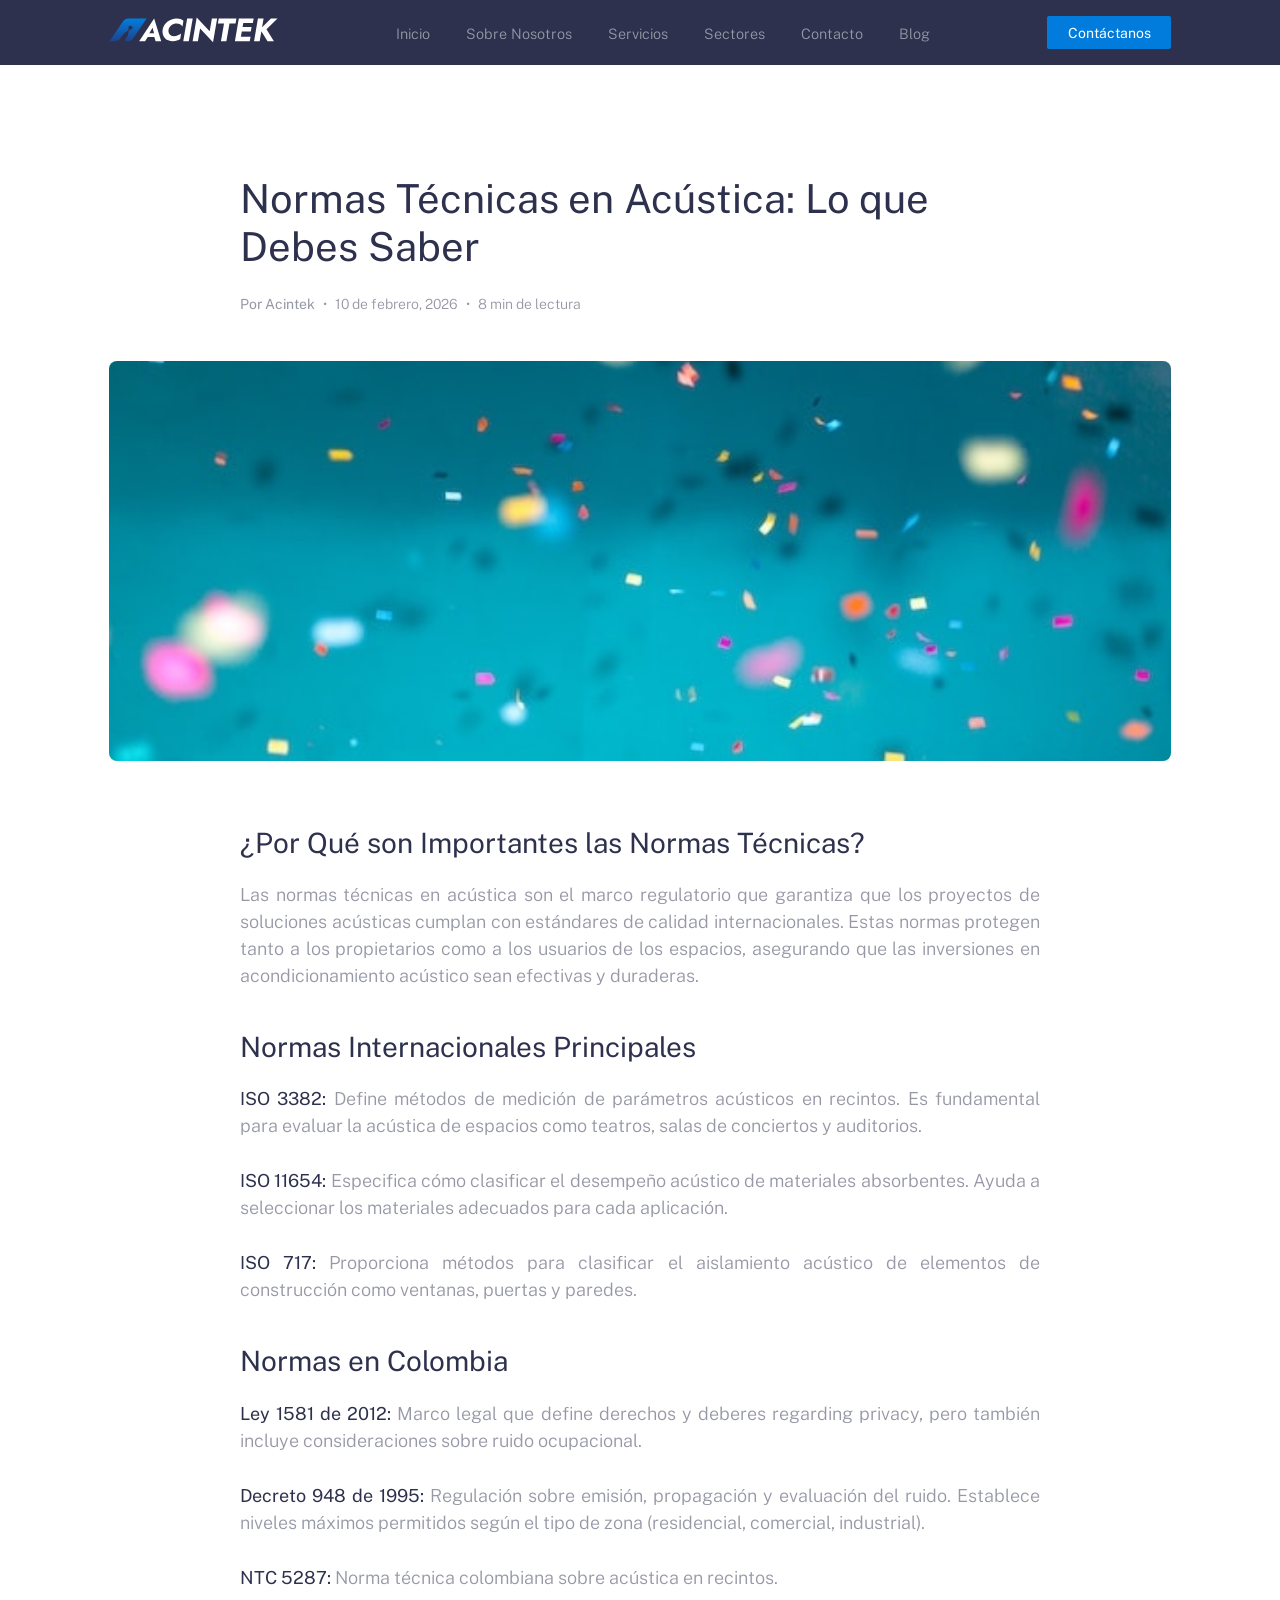
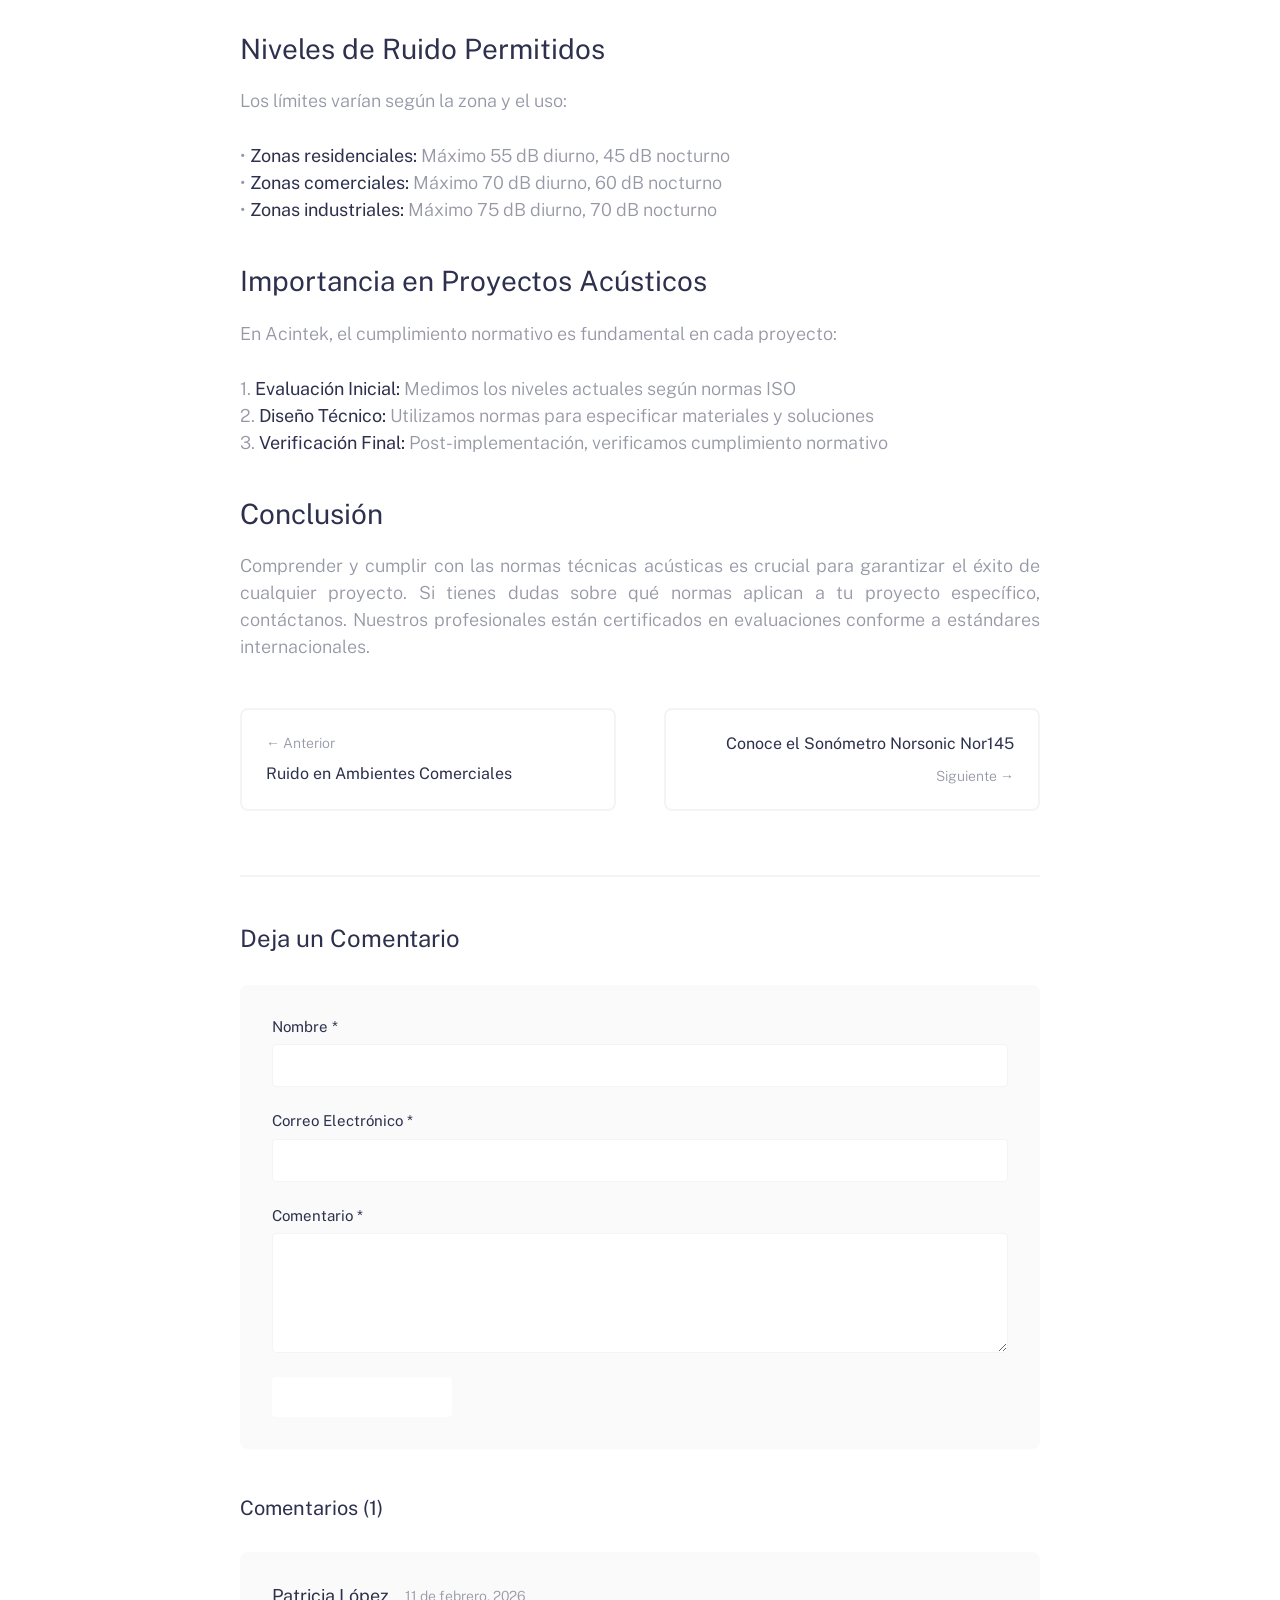
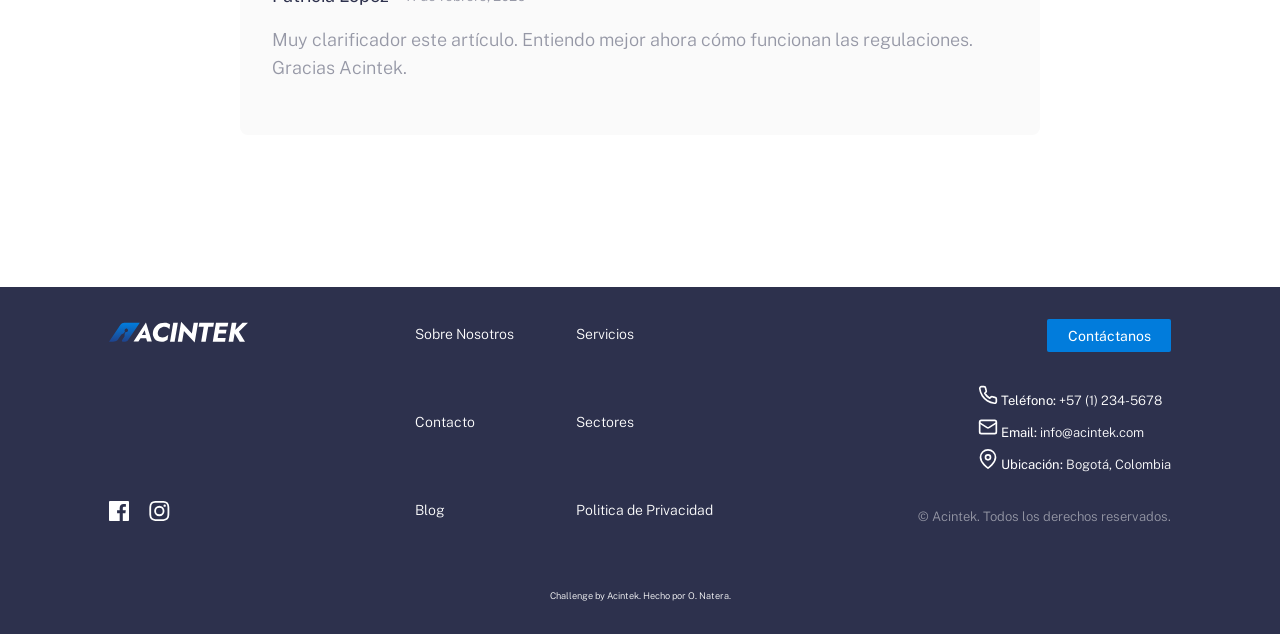
<file: blog-article-4.html>
<!DOCTYPE html>
<html lang="en">
  <head>
    <meta charset="UTF-8" />
    <meta name="viewport" content="width=device-width, initial-scale=1.0" />
    <link rel="icon" type="image/png" sizes="32x32" href="./images/isotipo-acintek.svg" />
    <link href="https://fonts.googleapis.com/css2?family=Public+Sans:wght@300;400&display=swap" rel="stylesheet" />
    <link rel="stylesheet" href="app/scss/style.css" />
    <title>Normas Técnicas en Acústica | Blog Acintek</title>
  </head>
  <body>
    <header class="header">
      <div class="overlay has-fade"></div>
      <nav class="header__nav">
        <div class="container container--pall flex flex-jc-sb flex-ai-c">
          <a href="/" class="header__logo" data-home-link>
            <img src="images/logotipo-acintek-neg-cropped.svg" alt="ACINTEK" />
          </a>
          <a id="btnHamburger" href="#" class="header__toggle hide-for-desktop"><span></span><span></span><span></span></a>
          <div class="header__links hide-for-mobile">
            <a href="/">Inicio</a>
            <a href="/#about">Sobre Nosotros</a>
            <a href="/#feature">Servicios</a>
            <a href="/#sectors">Sectores</a>
            <a href="#">Contacto</a>
            <a href="blog.html">Blog</a>
          </div>
          <a href="#" class="button header__cta hide-for-mobile">Contáctanos</a>
        </div>
      </nav>
      <div class="header__menu has-fade">
        <a href="/">Inicio</a>
        <a href="/#about">Sobre Nosotros</a>
        <a href="/#feature">Servicios</a>
        <a href="/#sectors">Sectores</a>
        <a href="#">Contacto</a>
        <a href="blog.html">Blog</a>
      </div>
    </header>

    <section class="article-detail">
      <div class="container container--pall">
        <div class="article-detail__header">
          <a href="blog.html" class="article-detail__back">← Volver al Blog</a>
          <h1 class="article-detail__title">Normas Técnicas en Acústica: Lo que Debes Saber</h1>
          <div class="article-detail__meta">
            <span class="article-detail__author">Por Acintek</span>
            <span class="article-detail__separator">•</span>
            <span class="article-detail__date">10 de febrero, 2026</span>
            <span class="article-detail__separator">•</span>
            <span class="article-detail__read-time">8 min de lectura</span>
          </div>
        </div>

        <div class="article-detail__image" style="background-image: url('images/image-confetti.jpg')"></div>

        <div class="article-detail__content">
          <h2>¿Por Qué son Importantes las Normas Técnicas?</h2>
          <p>
            Las normas técnicas en acústica son el marco regulatorio que garantiza que los proyectos de soluciones acústicas cumplan con estándares de calidad internacionales. Estas normas protegen tanto a los propietarios como a los usuarios de los espacios, asegurando que las inversiones en acondicionamiento acústico sean efectivas y duraderas.
          </p>

          <h2>Normas Internacionales Principales</h2>
          <p>
            <strong>ISO 3382:</strong> Define métodos de medición de parámetros acústicos en recintos. Es fundamental para evaluar la acústica de espacios como teatros, salas de conciertos y auditorios.
          </p>
          <p>
            <strong>ISO 11654:</strong> Especifica cómo clasificar el desempeño acústico de materiales absorbentes. Ayuda a seleccionar los materiales adecuados para cada aplicación.
          </p>
          <p>
            <strong>ISO 717:</strong> Proporciona métodos para clasificar el aislamiento acústico de elementos de construcción como ventanas, puertas y paredes.
          </p>

          <h2>Normas en Colombia</h2>
          <p>
            <strong>Ley 1581 de 2012:</strong> Marco legal que define derechos y deberes regarding privacy, pero también incluye consideraciones sobre ruido ocupacional.
          </p>
          <p>
            <strong>Decreto 948 de 1995:</strong> Regulación sobre emisión, propagación y evaluación del ruido. Establece niveles máximos permitidos según el tipo de zona (residencial, comercial, industrial).
          </p>
          <p>
            <strong>NTC 5287:</strong> Norma técnica colombiana sobre acústica en recintos.
          </p>

          <h2>Niveles de Ruido Permitidos</h2>
          <p>
            Los límites varían según la zona y el uso:
          </p>
          <p>
            • <strong>Zonas residenciales:</strong> Máximo 55 dB diurno, 45 dB nocturno
            <br />
            • <strong>Zonas comerciales:</strong> Máximo 70 dB diurno, 60 dB nocturno
            <br />
            • <strong>Zonas industriales:</strong> Máximo 75 dB diurno, 70 dB nocturno
          </p>

          <h2>Importancia en Proyectos Acústicos</h2>
          <p>
            En Acintek, el cumplimiento normativo es fundamental en cada proyecto:
          </p>
          <p>
            1. <strong>Evaluación Inicial:</strong> Medimos los niveles actuales según normas ISO
            <br />
            2. <strong>Diseño Técnico:</strong> Utilizamos normas para especificar materiales y soluciones
            <br />
            3. <strong>Verificación Final:</strong> Post-implementación, verificamos cumplimiento normativo
          </p>

          <h2>Conclusión</h2>
          <p>
            Comprender y cumplir con las normas técnicas acústicas es crucial para garantizar el éxito de cualquier proyecto. Si tienes dudas sobre qué normas aplican a tu proyecto específico, contáctanos. Nuestros profesionales están certificados en evaluaciones conforme a estándares internacionales.
          </p>
        </div>

        <div class="article-detail__navigation">
          <a href="blog-article-3.html" class="article-detail__nav-prev">
            <span>← Anterior</span>
            <strong>Ruido en Ambientes Comerciales</strong>
          </a>
          <a href="blog-article-1.html" class="article-detail__nav-next">
            <strong>Conoce el Sonómetro Norsonic Nor145</strong>
            <span>Siguiente →</span>
          </a>
        </div>

        <div class="article-detail__comments">
          <h2>Deja un Comentario</h2>
          <form class="comment-form">
            <div class="comment-form__group">
              <label for="name">Nombre *</label>
              <input type="text" id="name" name="name" required>
            </div>
            <div class="comment-form__group">
              <label for="email">Correo Electrónico *</label>
              <input type="email" id="email" name="email" required>
            </div>
            <div class="comment-form__group">
              <label for="comment">Comentario *</label>
              <textarea id="comment" name="comment" rows="5" required></textarea>
            </div>
            <button type="submit" class="button">Enviar Comentario</button>
          </form>

          <div class="comments-list">
            <h3>Comentarios (1)</h3>
            <div class="comment">
              <div class="comment__header">
                <strong class="comment__author">Patricia López</strong>
                <span class="comment__date">11 de febrero, 2026</span>
              </div>
              <p class="comment__text">
                Muy clarificador este artículo. Entiendo mejor ahora cómo funcionan las regulaciones. Gracias Acintek.
              </p>
            </div>
          </div>
        </div>
      </div>
    </section>

    <footer class="footer">
      <div class="container">
        <a class="footer__logo" href="/" data-home-link><img src="images/logotipo-acintek-neg.svg" /></a>
        <div class="footer__social">
          <a href="https://www.facebook.com/profile.php?id=61588339950031" target="_blank" rel="noopener noreferrer">
            <svg xmlns="http://www.w3.org/2000/svg" width="20" height="20"><title>Facebook</title><path fill="#FFF" d="M18.896 0H1.104C.494 0 0 .494 0 1.104v17.793C0 19.506.494 20 1.104 20h9.58v-7.745H8.076V9.237h2.606V7.01c0-2.583 1.578-3.99 3.883-3.99 1.104 0 2.052.082 2.329.119v2.7h-1.598c-1.254 0-1.496.597-1.496 1.47v1.928h2.989l-.39 3.018h-2.6V20h5.098c.608 0 1.102-.494 1.102-1.104V1.104C20 .494 19.506 0 18.896 0z"/></svg>
          </a>
          <a href="#"><svg xmlns="http://www.w3.org/2000/svg" width="21" height="20"><title>Instagram</title><path fill="#FFF" d="M10.333 1.802c2.67 0 2.987.01 4.042.059 2.71.123 3.976 1.409 4.1 4.099.048 1.054.057 1.37.057 4.04 0 2.672-.01 2.988-.058 4.042-.124 2.687-1.386 3.975-4.099 4.099-1.055.048-1.37.058-4.042.058-2.67 0-2.986-.01-4.04-.058-2.717-.124-3.976-1.416-4.1-4.1-.048-1.054-.058-1.37-.058-4.041 0-2.67.01-2.986.058-4.04.124-2.69 1.387-3.977 4.1-4.1 1.054-.048 1.37-.058 4.04-.058zm0-1.802C7.618 0 7.278.012 6.211.06 2.579.227.56 2.242.394 5.877.345 6.944.334 7.284.334 10s.011 3.057.06 4.123c.166 3.632 2.181 5.65 5.816 5.817 1.068.048 1.408.06 4.123.06 2.716 0 3.057-.012 4.124-.06 3.628-.167 5.651-2.182 5.816-5.817.049-1.066.06-1.407.06-4.123s-.011-3.056-.06-4.122C20.11 2.249 18.093.228 14.458.06 13.39.01 13.049 0 10.333 0zm0 4.865a5.135 5.135 0 100 10.27 5.135 5.135 0 000-10.27zm0 8.468a3.333 3.333 0 110-6.666 3.333 3.333 0 010 6.666zm5.339-9.87a1.2 1.2 0 10-.001 2.4 1.2 1.2 0 000-2.4z"/></svg></a>
        </div>
        <div class="footer__links col1">
          <a href="/#about">Sobre Nosotros</a>
          <a href="#">Contacto</a>
          <a href="blog.html">Blog</a>
        </div>
        <div class="footer__links col2">
          <a href="/#feature">Servicios</a>
          <a href="/#sectors">Sectores</a>
          <a href="politica-privacidad.html">Politica de Privacidad</a>
        </div>
        <div class="footer__cta">
          <a href="#" class="button">Contáctanos</a>
          <div class="footer__contact-info">
            <p>
              <svg xmlns="http://www.w3.org/2000/svg" width="20" height="20" viewBox="0 0 24 24" fill="none" stroke="currentColor" stroke-width="2" stroke-linecap="round" stroke-linejoin="round">
                <path d="M22 16.92v3a2 2 0 0 1-2.18 2 19.79 19.79 0 0 1-8.63-3.07 19.5 19.5 0 0 1-6-6 19.79 19.79 0 0 1-3.07-8.67A2 2 0 0 1 4.11 2h3a2 2 0 0 1 2 1.72 12.84 12.84 0 0 0 .7 2.81 2 2 0 0 1-.45 2.11L8.09 9.91a16 16 0 0 0 6 6l1.27-1.27a2 2 0 0 1 2.11-.45 12.84 12.84 0 0 0 2.81.7A2 2 0 0 1 22 16.92z"/>
              </svg>
              <strong>Teléfono:</strong> +57 (1) 234-5678
            </p>
            <p>
              <svg xmlns="http://www.w3.org/2000/svg" width="20" height="20" viewBox="0 0 24 24" fill="none" stroke="currentColor" stroke-width="2" stroke-linecap="round" stroke-linejoin="round">
                <rect x="2" y="4" width="20" height="16" rx="2"/>
                <path d="m22 7-8.97 5.7a1.94 1.94 0 0 1-2.06 0L2 7"/>
              </svg>
              <strong>Email:</strong> info@acintek.com
            </p>
            <p>
              <svg xmlns="http://www.w3.org/2000/svg" width="20" height="20" viewBox="0 0 24 24" fill="none" stroke="currentColor" stroke-width="2" stroke-linecap="round" stroke-linejoin="round">
                <path d="M21 10c0 7-9 13-9 13s-9-6-9-13a9 9 0 0 1 18 0z"/>
                <circle cx="12" cy="10" r="3"/>
              </svg>
              <strong>Ubicación:</strong> Bogotá, Colombia
            </p>
          </div>
        </div>
        <div class="footer__copyright">&copy; Acintek. Todos los derechos reservados.</div>
      </div>
      <div class="attribution">Challenge by <a href="https://www.frontendmentor.io?ref=challenge" target="_blank">Acintek</a>. Hecho por <a href="#">O. Natera</a>.</div>
    </footer>

    <script src="app/js/script.js"></script>
    <button class="back-to-top" aria-label="Volver arriba" title="Volver arriba">
      <svg width="18" height="18" viewBox="0 0 24 24" fill="none" xmlns="http://www.w3.org/2000/svg" aria-hidden="true">
        <path d="M12 4L12 20" stroke="#111" stroke-width="2" stroke-linecap="round" stroke-linejoin="round"/>
        <path d="M6 10L12 4L18 10" stroke="#111" stroke-width="2" stroke-linecap="round" stroke-linejoin="round"/>
      </svg>
    </button>
  </body>
</html>
</file>
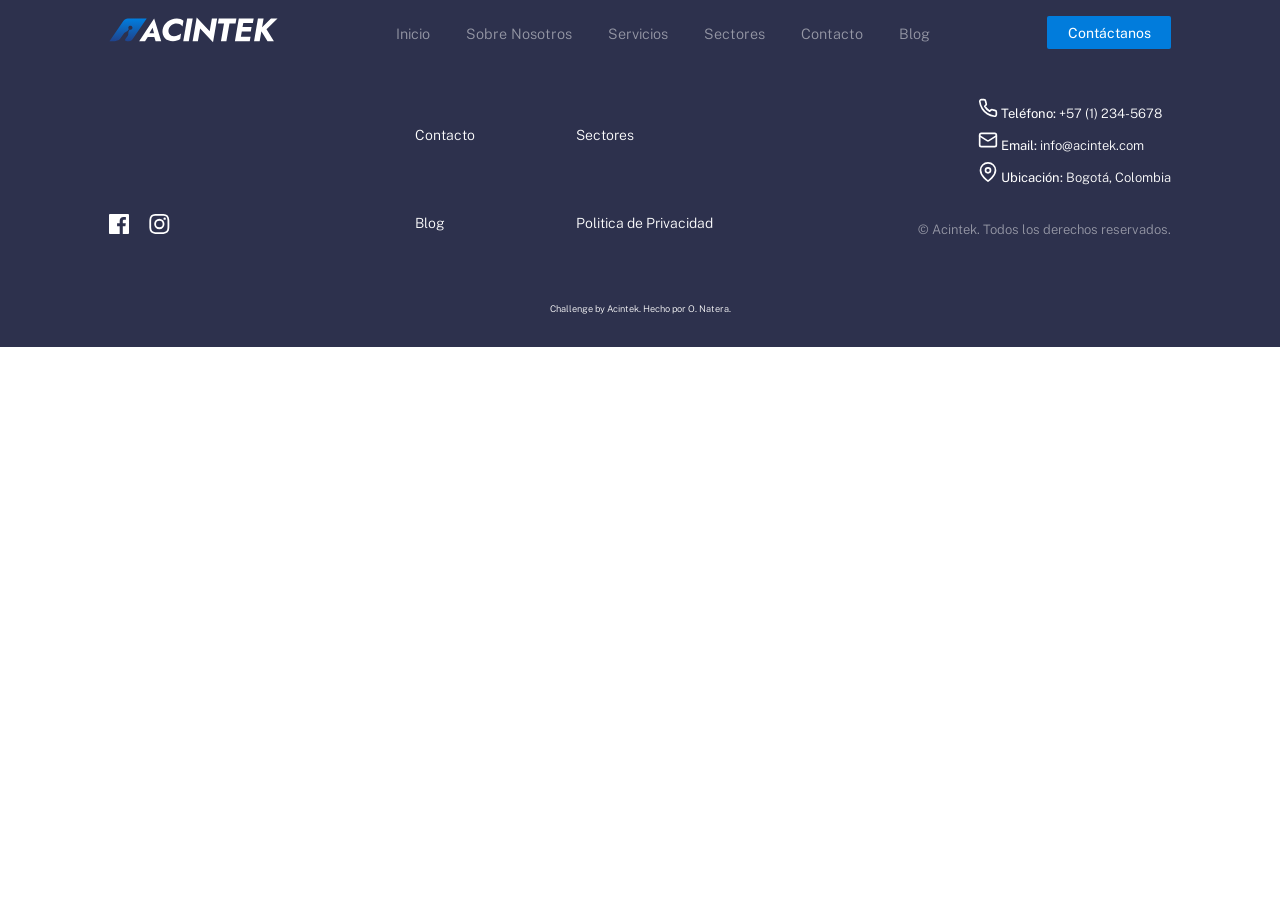
<file: blog.html>
<!DOCTYPE html>
<html lang="en">
  <head>
    <meta charset="UTF-8" />
    <meta name="viewport" content="width=device-width, initial-scale=1.0" />
    <!-- displays site properly based on user's device -->

    <link
      rel="icon"
      type="image/png"
      sizes="32x32"
      href="./images/isotipo-acintek.svg"
    />
    <link
      href="https://fonts.googleapis.com/css2?family=Public+Sans:wght@300;400&display=swap"
      rel="stylesheet"
    />
    <link rel="stylesheet" href="app/scss/style.css" />

    <title>Blog | Acintek</title>
  </head>
  <body>
    <header class="header">
      <div class="overlay has-fade"></div>

      <nav class="header__nav">
        <div class="container container--pall flex flex-jc-sb flex-ai-c">
          <a href="/" class="header__logo" data-home-link>
            <img src="images/logotipo-acintek-neg-cropped.svg" alt="ACINTEK" />
          </a>

          <a id="btnHamburger" href="#" class="header__toggle hide-for-desktop">
            <span></span>
            <span></span>
            <span></span>
          </a>

          <div class="header__links hide-for-mobile">
            <a href="/ACINTEK-WEBSITE/index.html">Inicio</a>
            <a href="/#about">Sobre Nosotros</a>
            <a href="/#feature">Servicios</a>
            <a href="/#sectors">Sectores</a>
            <a href="#">Contacto</a>
            <a href="blog.html">Blog</a>
          </div>

          <a href="#" class="button header__cta hide-for-mobile">Contáctanos</a>
        </div>
      </nav>

      <div class="header__menu has-fade">
        <a href="/ACINTEK-WEBSITE/index.html">Inicio</a>
        <a href="/ACINTEK-WEBSITE/index.html#about">Sobre Nosotros</a>
        <a href="/ACINTEK-WEBSITE/index.html#feature">Servicios</a>
        <a href="/ACINTEK-WEBSITE/index.html#sectors">Sectores</a>
        <a href="#">Contacto</a>
        <a href="blog.html">Blog</a>
      </div>
    </header>

    <section class="blog-page hidden-maintenance">
      <div class="container container--pall">
        <div class="blog-page__header">
          <h1>Blog Acintek</h1>
          <p>Descubre artículos, casos de éxito y consejos sobre soluciones acústicas</p>
        </div>

        <div class="blog-page__grid">
          <a href="blog-article-1.html" class="blog-page__card">
            <div
              class="blog-page__card-image"
              style="background-image: url('images/nor145-portrait.png')"
            ></div>
            <div class="blog-page__card-content">
              <div class="blog-page__card-meta">
                <span class="blog-page__author">Por Acintek</span>
                <span class="blog-page__date">21 de febrero, 2026</span>
              </div>
              <h2 class="blog-page__card-title">Conoce el Sonómetro Norsonic Nor145</h2>
              <p class="blog-page__card-description">
                El Norsonic Nor145 es un sonómetro integrador Clase 1, orientado a campañas exigentes de monitoreo de ruido ambiental y ocupacional. Descubre sus características principales...
              </p>
              <div class="blog-page__card-footer">
                <span class="blog-page__read-time">5 min de lectura</span>
                <svg width="20" height="20" viewBox="0 0 24 24" fill="none" xmlns="http://www.w3.org/2000/svg">
                  <path d="M5 12H19M19 12L12 5M19 12L12 19" stroke="currentColor" stroke-width="2" stroke-linecap="round" stroke-linejoin="round"/>
                </svg>
              </div>
            </div>
          </a>

          <a href="blog-article-2.html" class="blog-page__card">
            <div
              class="blog-page__card-image"
              style="background-image: url('images/image-restaurant.jpg')"
            ></div>
            <div class="blog-page__card-content">
              <div class="blog-page__card-meta">
                <span class="blog-page__author">Por Acintek</span>
                <span class="blog-page__date">18 de febrero, 2026</span>
              </div>
              <h2 class="blog-page__card-title">Acondicionamiento Acústico en Restaurantes</h2>
              <p class="blog-page__card-description">
                Los espacios de comida requieren atención especial en el control del ruido. Aprende cómo mejorar la experiencia de los clientes con soluciones acústicas adecuadas...
              </p>
              <div class="blog-page__card-footer">
                <span class="blog-page__read-time">7 min de lectura</span>
                <svg width="20" height="20" viewBox="0 0 24 24" fill="none" xmlns="http://www.w3.org/2000/svg">
                  <path d="M5 12H19M19 12L12 5M19 12L12 19" stroke="currentColor" stroke-width="2" stroke-linecap="round" stroke-linejoin="round"/>
                </svg>
              </div>
            </div>
          </a>

          <a href="blog-article-3.html" class="blog-page__card">
            <div
              class="blog-page__card-image"
              style="background-image: url('images/image-plane.jpg')"
            ></div>
            <div class="blog-page__card-content">
              <div class="blog-page__card-meta">
                <span class="blog-page__author">Por Acintek</span>
                <span class="blog-page__date">15 de febrero, 2026</span>
              </div>
              <h2 class="blog-page__card-title">Ruido en Ambientes Comerciales: Soluciones Efectivas</h2>
              <p class="blog-page__card-description">
                Descubre cómo los espacios comerciales se benefician del aislamiento acústico profesional. Desde oficinas hasta centros comerciales, hay soluciones para cada necesidad...
              </p>
              <div class="blog-page__card-footer">
                <span class="blog-page__read-time">6 min de lectura</span>
                <svg width="20" height="20" viewBox="0 0 24 24" fill="none" xmlns="http://www.w3.org/2000/svg">
                  <path d="M5 12H19M19 12L12 5M19 12L12 19" stroke="currentColor" stroke-width="2" stroke-linecap="round" stroke-linejoin="round"/>
                </svg>
              </div>
            </div>
          </a>

          <a href="blog-article-4.html" class="blog-page__card">
            <div
              class="blog-page__card-image"
              style="background-image: url('images/image-confetti.jpg')"
            ></div>
            <div class="blog-page__card-content">
              <div class="blog-page__card-meta">
                <span class="blog-page__author">Por Acintek</span>
                <span class="blog-page__date">10 de febrero, 2026</span>
              </div>
              <h2 class="blog-page__card-title">Normas Técnicas en Acústica: Lo que Debes Saber</h2>
              <p class="blog-page__card-description">
                Las regulaciones técnicas son fundamentales en proyectos acústicos. Aprende sobre las normas internacionales y locales que rigen los estándares de calidad acústica...
              </p>
              <div class="blog-page__card-footer">
                <span class="blog-page__read-time">8 min de lectura</span>
                <svg width="20" height="20" viewBox="0 0 24 24" fill="none" xmlns="http://www.w3.org/2000/svg">
                  <path d="M5 12H19M19 12L12 5M19 12L12 19" stroke="currentColor" stroke-width="2" stroke-linecap="round" stroke-linejoin="round"/>
                </svg>
              </div>
            </div>
          </a>
        </div>
      </div>
    </section>

    <footer class="footer">
      <div class="container">
        <a class="footer__logo" href="/" data-home-link>
          <img src="images/logotipo-acintek-neg.svg" />
        </a>

        <div class="footer__social">
          <a href="https://www.facebook.com/profile.php?id=61588339950031" target="_blank" rel="noopener noreferrer">
            <svg xmlns="http://www.w3.org/2000/svg" width="20" height="20">
              <title>Facebook</title>
              <path
                fill="#FFF"
                d="M18.896 0H1.104C.494 0 0 .494 0 1.104v17.793C0 19.506.494 20 1.104 20h9.58v-7.745H8.076V9.237h2.606V7.01c0-2.583 1.578-3.99 3.883-3.99 1.104 0 2.052.082 2.329.119v2.7h-1.598c-1.254 0-1.496.597-1.496 1.47v1.928h2.989l-.39 3.018h-2.6V20h5.098c.608 0 1.102-.494 1.102-1.104V1.104C20 .494 19.506 0 18.896 0z"
              />
            </svg>
          </a>
         
          <a href="#">
            <svg xmlns="http://www.w3.org/2000/svg" width="21" height="20">
              <title>Instagram</title>
              <path
                fill="#FFF"
                d="M10.333 1.802c2.67 0 2.987.01 4.042.059 2.71.123 3.976 1.409 4.1 4.099.048 1.054.057 1.37.057 4.04 0 2.672-.01 2.988-.058 4.042-.124 2.687-1.386 3.975-4.099 4.099-1.055.048-1.37.058-4.042.058-2.67 0-2.986-.01-4.04-.058-2.717-.124-3.976-1.416-4.1-4.1-.048-1.054-.058-1.37-.058-4.041 0-2.67.01-2.986.058-4.04.124-2.69 1.387-3.977 4.1-4.1 1.054-.048 1.37-.058 4.04-.058zm0-1.802C7.618 0 7.278.012 6.211.06 2.579.227.56 2.242.394 5.877.345 6.944.334 7.284.334 10s.011 3.057.06 4.123c.166 3.632 2.181 5.65 5.816 5.817 1.068.048 1.408.06 4.123.06 2.716 0 3.057-.012 4.124-.06 3.628-.167 5.651-2.182 5.816-5.817.049-1.066.06-1.407.06-4.123s-.011-3.056-.06-4.122C20.11 2.249 18.093.228 14.458.06 13.39.01 13.049 0 10.333 0zm0 4.865a5.135 5.135 0 100 10.27 5.135 5.135 0 000-10.27zm0 8.468a3.333 3.333 0 110-6.666 3.333 3.333 0 010 6.666zm5.339-9.87a1.2 1.2 0 10-.001 2.4 1.2 1.2 0 000-2.4z"
              />
            </svg>
          </a>
        </div>

        <div class="footer__links col1">
          <a href="/#about">Sobre Nosotros</a>
          <a href="#">Contacto</a>
          <a href="blog.html">Blog</a>
        </div>

        <div class="footer__links col2">
          <a href="/#feature">Servicios</a>
          <a href="/#sectors">Sectores</a>
          <a href="politica-privacidad.html">Politica de Privacidad</a>
        </div>

        <div class="footer__cta">
          <a href="#" class="button">Contáctanos</a>
          <div class="footer__contact-info">
            <p>
              <svg xmlns="http://www.w3.org/2000/svg" width="20" height="20" viewBox="0 0 24 24" fill="none" stroke="currentColor" stroke-width="2" stroke-linecap="round" stroke-linejoin="round">
                <path d="M22 16.92v3a2 2 0 0 1-2.18 2 19.79 19.79 0 0 1-8.63-3.07 19.5 19.5 0 0 1-6-6 19.79 19.79 0 0 1-3.07-8.67A2 2 0 0 1 4.11 2h3a2 2 0 0 1 2 1.72 12.84 12.84 0 0 0 .7 2.81 2 2 0 0 1-.45 2.11L8.09 9.91a16 16 0 0 0 6 6l1.27-1.27a2 2 0 0 1 2.11-.45 12.84 12.84 0 0 0 2.81.7A2 2 0 0 1 22 16.92z"/>
              </svg>
              <strong>Teléfono:</strong> +57 (1) 234-5678
            </p>
            <p>
              <svg xmlns="http://www.w3.org/2000/svg" width="20" height="20" viewBox="0 0 24 24" fill="none" stroke="currentColor" stroke-width="2" stroke-linecap="round" stroke-linejoin="round">
                <rect x="2" y="4" width="20" height="16" rx="2"/>
                <path d="m22 7-8.97 5.7a1.94 1.94 0 0 1-2.06 0L2 7"/>
              </svg>
              <strong>Email:</strong> info@acintek.com
            </p>
            <p>
              <svg xmlns="http://www.w3.org/2000/svg" width="20" height="20" viewBox="0 0 24 24" fill="none" stroke="currentColor" stroke-width="2" stroke-linecap="round" stroke-linejoin="round">
                <path d="M21 10c0 7-9 13-9 13s-9-6-9-13a9 9 0 0 1 18 0z"/>
                <circle cx="12" cy="10" r="3"/>
              </svg>
              <strong>Ubicación:</strong> Bogotá, Colombia
            </p>
          </div>
        </div>

        <div class="footer__copyright">
          &copy; Acintek. Todos los derechos reservados.
        </div>
      </div>
      <div class="attribution">
        Challenge by
        <a href="https://www.frontendmentor.io?ref=challenge" target="_blank"
          >Acintek</a
        >. Hecho por <a href="#">O. Natera</a>.
      </div>
    </footer>

    <script src="app/js/script.js"></script>
    <button class="back-to-top" aria-label="Volver arriba" title="Volver arriba">
      <svg width="18" height="18" viewBox="0 0 24 24" fill="none" xmlns="http://www.w3.org/2000/svg" aria-hidden="true">
        <path d="M12 4L12 20" stroke="#111" stroke-width="2" stroke-linecap="round" stroke-linejoin="round"/>
        <path d="M6 10L12 4L18 10" stroke="#111" stroke-width="2" stroke-linecap="round" stroke-linejoin="round"/>
      </svg>
    </button>
  </body>
</html>
</file>
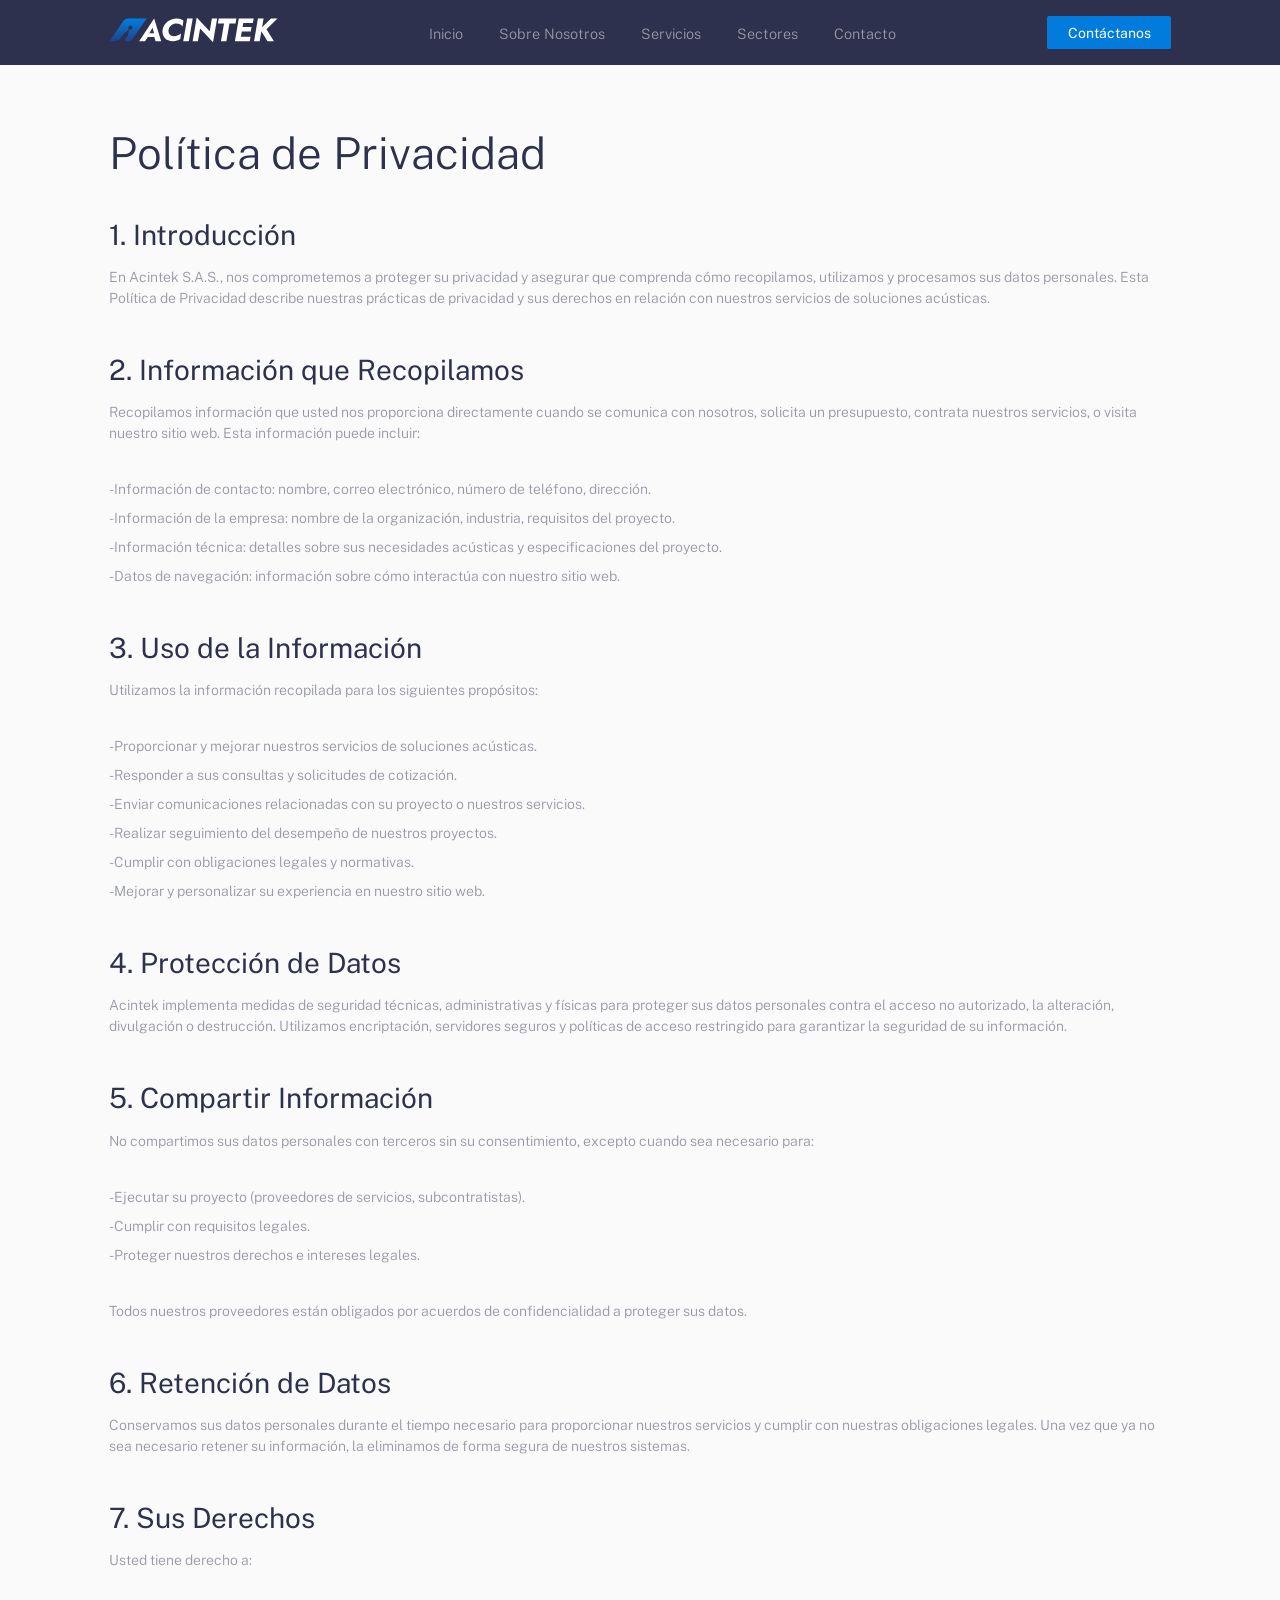
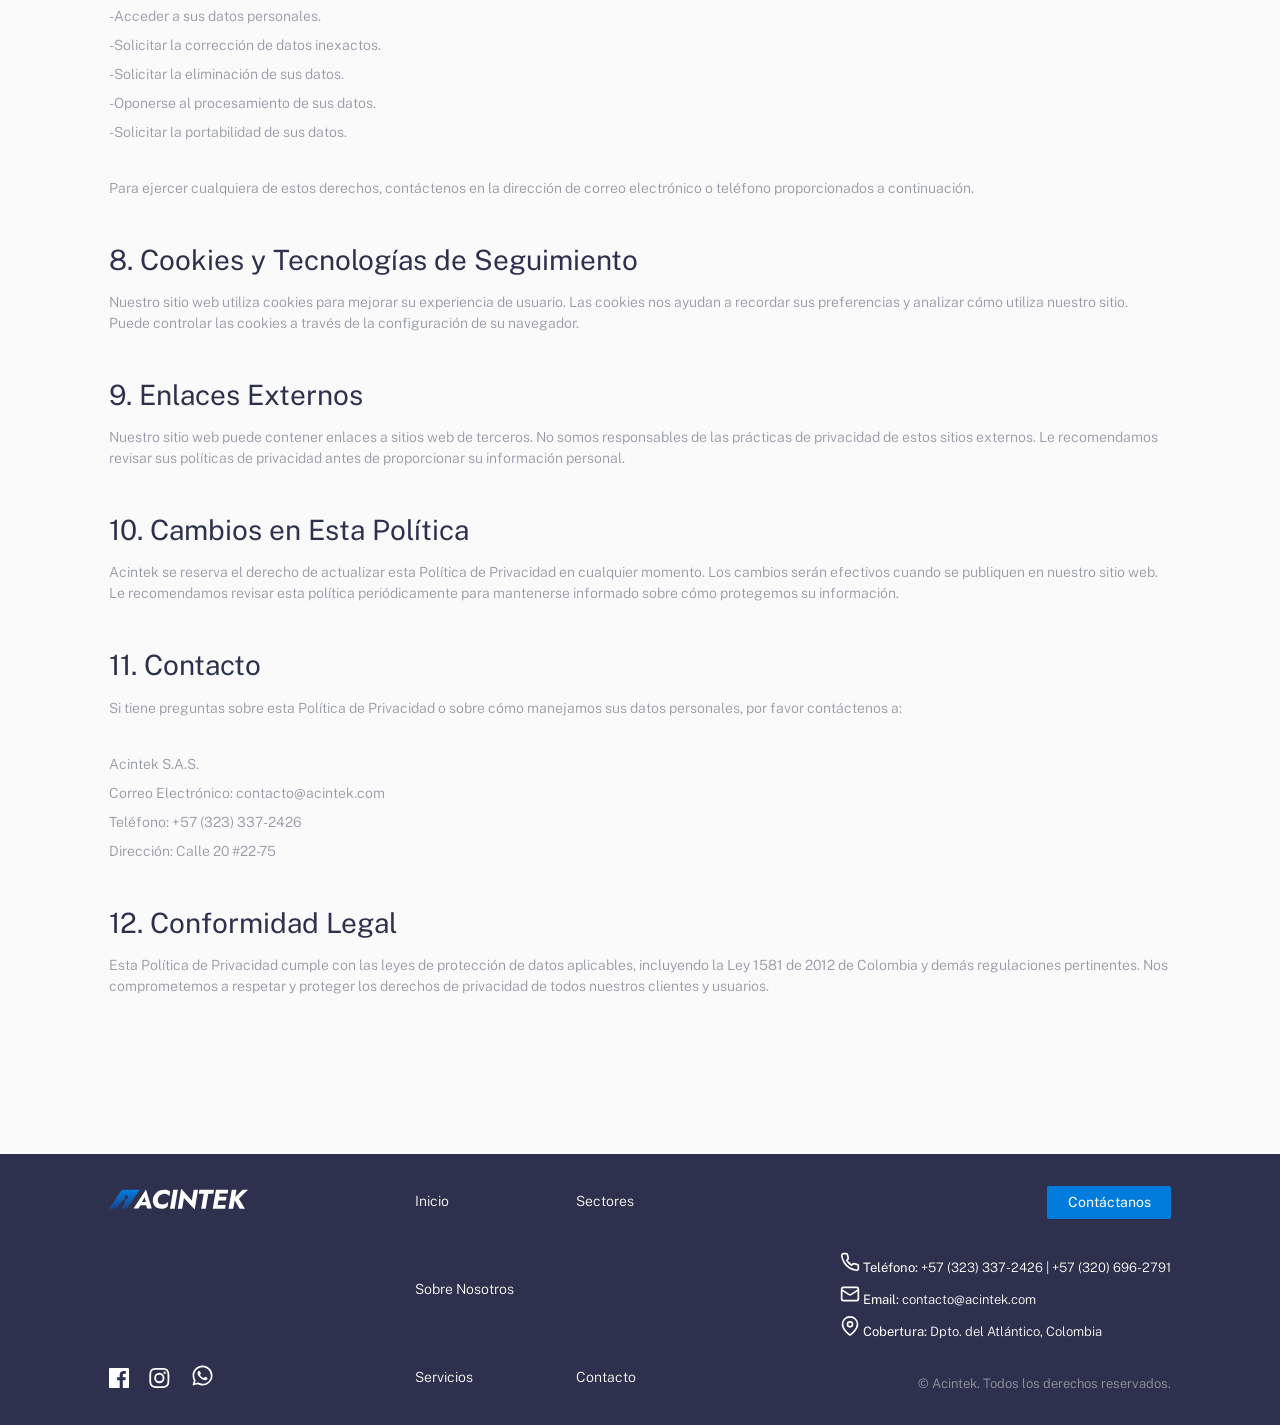
<file: politica-privacidad.html>
<!DOCTYPE html>
<html lang="en">
  <head>
    <meta charset="UTF-8" />
    <meta name="viewport" content="width=device-width, initial-scale=1.0" />
    <!-- displays site properly based on user's device -->

    <link
      rel="icon"
      type="image/png"
      sizes="32x32"
      href="./images/isotipo-acintek.svg"
    />
    <link
      href="https://fonts.googleapis.com/css2?family=Public+Sans:wght@300;400&display=swap"
      rel="stylesheet"
    />
    <link rel="stylesheet" href="app/scss/style.css" />

    <title>Política de Privacidad | Acintek</title>
  </head>
  <body>
    <header class="header">
      <div class="overlay has-fade"></div>

      <nav class="header__nav">
        <div class="container container--pall flex flex-jc-sb flex-ai-c">
          <a href="/ACINTEK-WEBSITE/index.html" class="header__logo" data-home-link>
            <img src="images/logotipo-acintek-neg-cropped.svg" alt="ACINTEK" />
          </a>

          <a id="btnHamburger" href="#" class="header__toggle hide-for-desktop">
            <span></span>
            <span></span>
            <span></span>
          </a>

          <div class="header__links hide-for-mobile">
            <a href="/ACINTEK-WEBSITE/index.html">Inicio</a>
            <a href="/ACINTEK-WEBSITE/index.html#about">Sobre Nosotros</a>
            <a href="/ACINTEK-WEBSITE/index.html#feature">Servicios</a>
            <a href="/ACINTEK-WEBSITE/index.html#sectors">Sectores</a>
            <a href="/ACINTEK-WEBSITE/index.html#contact">Contacto</a>
            <!--<a href="#">Blog</a> -->
          </div>

          <a href="/ACINTEK-WEBSITE/index.html#contact" class="button header__cta hide-for-mobile">Contáctanos</a>
        </div>
      </nav>

      <div class="header__menu has-fade">
        <a href="/ACINTEK-WEBSITE/index.html">Inicio</a>
        <a href="/ACINTEK-WEBSITE/index.html#about">Sobre Nosotros</a>
        <a href="/ACINTEK-WEBSITE/index.html#feature">Servicios</a>
        <a href="/ACINTEK-WEBSITE/index.html#sectors">Sectores</a>
        <a href="/ACINTEK-WEBSITE/index.html#contact">Contacto</a>
        <!--<a href="#">Blog</a> -->
      </div>
    </header>

    <section class="policy">
      <div class="container container--pall">
        <div class="policy__content">
          <h1>Política de Privacidad</h1>
          
          <h2>1. Introducción</h2>
          <p>
            En Acintek S.A.S., nos comprometemos a proteger su privacidad y asegurar que comprenda cómo recopilamos, utilizamos y procesamos sus datos personales. Esta Política de Privacidad describe nuestras prácticas de privacidad y sus derechos en relación con nuestros servicios de soluciones acústicas.
          </p>

          <h2>2. Información que Recopilamos</h2>
          <p>
            Recopilamos información que usted nos proporciona directamente cuando se comunica con nosotros, solicita un presupuesto, contrata nuestros servicios, o visita nuestro sitio web. Esta información puede incluir:
          </p>
          <p>
            - Información de contacto: nombre, correo electrónico, número de teléfono, dirección.
            <br />
            - Información de la empresa: nombre de la organización, industria, requisitos del proyecto.
            <br />
            - Información técnica: detalles sobre sus necesidades acústicas y especificaciones del proyecto.
            <br />
            - Datos de navegación: información sobre cómo interactúa con nuestro sitio web.
          </p>

          <h2>3. Uso de la Información</h2>
          <p>
            Utilizamos la información recopilada para los siguientes propósitos:
          </p>
          <p>
            - Proporcionar y mejorar nuestros servicios de soluciones acústicas.
            <br />
            - Responder a sus consultas y solicitudes de cotización.
            <br />
            - Enviar comunicaciones relacionadas con su proyecto o nuestros servicios.
            <br />
            - Realizar seguimiento del desempeño de nuestros proyectos.
            <br />
            - Cumplir con obligaciones legales y normativas.
            <br />
            - Mejorar y personalizar su experiencia en nuestro sitio web.
          </p>

          <h2>4. Protección de Datos</h2>
          <p>
            Acintek implementa medidas de seguridad técnicas, administrativas y físicas para proteger sus datos personales contra el acceso no autorizado, la alteración, divulgación o destrucción. Utilizamos encriptación, servidores seguros y políticas de acceso restringido para garantizar la seguridad de su información.
          </p>

          <h2>5. Compartir Información</h2>
          <p>
            No compartimos sus datos personales con terceros sin su consentimiento, excepto cuando sea necesario para:
          </p>
          <p>
            - Ejecutar su proyecto (proveedores de servicios, subcontratistas).
            <br />
            - Cumplir con requisitos legales.
            <br />
            - Proteger nuestros derechos e intereses legales.
          </p>
          <p>
            Todos nuestros proveedores están obligados por acuerdos de confidencialidad a proteger sus datos.
          </p>

          <h2>6. Retención de Datos</h2>
          <p>
            Conservamos sus datos personales durante el tiempo necesario para proporcionar nuestros servicios y cumplir con nuestras obligaciones legales. Una vez que ya no sea necesario retener su información, la eliminamos de forma segura de nuestros sistemas.
          </p>

          <h2>7. Sus Derechos</h2>
          <p>
            Usted tiene derecho a:
          </p>
          <p>
            - Acceder a sus datos personales.
            <br />
            - Solicitar la corrección de datos inexactos.
            <br />
            - Solicitar la eliminación de sus datos.
            <br />
            - Oponerse al procesamiento de sus datos.
            <br />
            - Solicitar la portabilidad de sus datos.
          </p>
          <p>
            Para ejercer cualquiera de estos derechos, contáctenos en la dirección de correo electrónico o teléfono proporcionados a continuación.
          </p>

          <h2>8. Cookies y Tecnologías de Seguimiento</h2>
          <p>
            Nuestro sitio web utiliza cookies para mejorar su experiencia de usuario. Las cookies nos ayudan a recordar sus preferencias y analizar cómo utiliza nuestro sitio. Puede controlar las cookies a través de la configuración de su navegador.
          </p>

          <h2>9. Enlaces Externos</h2>
          <p>
            Nuestro sitio web puede contener enlaces a sitios web de terceros. No somos responsables de las prácticas de privacidad de estos sitios externos. Le recomendamos revisar sus políticas de privacidad antes de proporcionar su información personal.
          </p>

          <h2>10. Cambios en Esta Política</h2>
          <p>
            Acintek se reserva el derecho de actualizar esta Política de Privacidad en cualquier momento. Los cambios serán efectivos cuando se publiquen en nuestro sitio web. Le recomendamos revisar esta política periódicamente para mantenerse informado sobre cómo protegemos su información.
          </p>

          <h2>11. Contacto</h2>
          <p>
            Si tiene preguntas sobre esta Política de Privacidad o sobre cómo manejamos sus datos personales, por favor contáctenos a:
          </p>
          <p>
            Acintek S.A.S. <br />
            Correo Electrónico: contacto@acintek.com <br />
            Teléfono: +57 (323) 337-2426 <br />
            Dirección: Calle 20 #22-75
          </p>

          <h2>12. Conformidad Legal</h2>
          <p>
            Esta Política de Privacidad cumple con las leyes de protección de datos aplicables, incluyendo la Ley 1581 de 2012 de Colombia y demás regulaciones pertinentes. Nos comprometemos a respetar y proteger los derechos de privacidad de todos nuestros clientes y usuarios.
          </p>
        </div>
      </div>
    </section>

    <footer class="footer">
      <div class="container">
        <a class="footer__logo" href="/fem-easybank-master/index.html" data-home-link>
          <img src="images/logotipo-acintek-neg.svg" />
        </a>

        <div class="footer__social">
          <a href="https://www.facebook.com/profile.php?id=61588339950031" target="_blank" rel="noopener noreferrer">
            <svg xmlns="http://www.w3.org/2000/svg" width="20" height="20">
              <title>Facebook</title>
              <path
                fill="#FFF"
                d="M18.896 0H1.104C.494 0 0 .494 0 1.104v17.793C0 19.506.494 20 1.104 20h9.58v-7.745H8.076V9.237h2.606V7.01c0-2.583 1.578-3.99 3.883-3.99 1.104 0 2.052.082 2.329.119v2.7h-1.598c-1.254 0-1.496.597-1.496 1.47v1.928h2.989l-.39 3.018h-2.6V20h5.098c.608 0 1.102-.494 1.102-1.104V1.104C20 .494 19.506 0 18.896 0z"
              />
            </svg>
          </a>
         
          <a href="#">
            <svg xmlns="http://www.w3.org/2000/svg" width="21" height="20">
              <title>Instagram</title>
              <path
                fill="#FFF"
                d="M10.333 1.802c2.67 0 2.987.01 4.042.059 2.71.123 3.976 1.409 4.1 4.099.048 1.054.057 1.37.057 4.04 0 2.672-.01 2.988-.058 4.042-.124 2.687-1.386 3.975-4.099 4.099-1.055.048-1.37.058-4.042.058-2.67 0-2.986-.01-4.04-.058-2.717-.124-3.976-1.416-4.1-4.1-.048-1.054-.058-1.37-.058-4.041 0-2.67.01-2.986.058-4.04.124-2.69 1.387-3.977 4.1-4.1 1.054-.048 1.37-.058 4.04-.058zm0-1.802C7.618 0 7.278.012 6.211.06 2.579.227.56 2.242.394 5.877.345 6.944.334 7.284.334 10s.011 3.057.06 4.123c.166 3.632 2.181 5.65 5.816 5.817 1.068.048 1.408.06 4.123.06 2.716 0 3.057-.012 4.124-.06 3.628-.167 5.651-2.182 5.816-5.817.049-1.066.06-1.407.06-4.123s-.011-3.056-.06-4.122C20.11 2.249 18.093.228 14.458.06 13.39.01 13.049 0 10.333 0zm0 4.865a5.135 5.135 0 100 10.27 5.135 5.135 0 000-10.27zm0 8.468a3.333 3.333 0 110-6.666 3.333 3.333 0 010 6.666zm5.339-9.87a1.2 1.2 0 10-.001 2.4 1.2 1.2 0 000-2.4z"
              />
            </svg>
          </a>

          <a href="https://wa.me/573233372426?text=Hola%20ACINTEK,%20quiero%20recibir%20informaci%C3%B3n%20sobre%20sus%20servicios." target="_blank" rel="noopener noreferrer">
            <svg xmlns="http://www.w3.org/2000/svg" width="25" height="25" viewBox="0 0 32 32">
              <title>WhatsApp</title>
              <path
                fill="#FFF"
                d="M16.01 3.2c-7.07 0-12.8 5.73-12.8 12.8 0 2.26.59 4.47 1.72 6.42L3.2 28.8l6.55-1.69a12.75 12.75 0 0 0 6.25 1.6h.01c7.06 0 12.79-5.73 12.79-12.8S23.08 3.2 16.01 3.2zm0 23.39h-.01a10.6 10.6 0 0 1-5.4-1.48l-.39-.23-3.89 1 .99-3.79-.25-.39a10.59 10.59 0 0 1-1.63-5.68c0-5.87 4.77-10.64 10.64-10.64 2.84 0 5.51 1.11 7.52 3.12a10.56 10.56 0 0 1 3.11 7.52c0 5.87-4.77 10.64-10.63 10.64zm5.81-7.94c-.32-.16-1.88-.93-2.17-1.04-.29-.1-.5-.16-.71.16-.21.31-.81 1.04-1 1.25-.18.21-.37.24-.69.08-.32-.16-1.34-.49-2.55-1.56-.94-.84-1.58-1.87-1.76-2.19-.18-.31-.02-.48.14-.64.14-.14.32-.37.48-.55.16-.18.21-.31.32-.52.1-.21.05-.39-.03-.55-.08-.16-.71-1.72-.98-2.35-.26-.63-.52-.54-.71-.55h-.61c-.21 0-.55.08-.84.39-.29.31-1.1 1.08-1.1 2.63 0 1.55 1.13 3.05 1.29 3.26.16.21 2.22 3.39 5.37 4.76.75.32 1.33.51 1.79.66.76.24 1.45.21 2 .13.61-.09 1.88-.77 2.14-1.51.26-.74.26-1.38.18-1.51-.08-.13-.29-.21-.61-.37z"
              />
            </svg>
          </a>
        </div>

        <div class="footer__links col1">
          <a href="/ACINTEK-WEBSITE/index.html">Inicio</a>
          <a href="/ACINTEK-WEBSITE/index.html#about">Sobre Nosotros</a>
          <a href="/ACINTEK-WEBSITE/index.html#feature">Servicios</a>
          <!--<a href="/ACINTEK-WEBSITE/index.html#blog">Blog</a>-->
        </div>

        <div class="footer__links col2">
          
          <a href="/ACINTEK-WEBSITE/index.html#sectors">Sectores</a>
          <a href="/ACINTEK-WEBSITE/index.html#contact">Contacto</a>
          <!--<a href="/ACINTEK-WEBSITE/politica-privacidad.html">Politica de Privacidad</a>-->
        </div>

        <div class="footer__cta">
          <a href="/ACINTEK-WEBSITE/index.html#contact" class="button">Contáctanos</a>
          <div class="footer__contact-info">
            <p>
              <svg xmlns="http://www.w3.org/2000/svg" width="20" height="20" viewBox="0 0 24 24" fill="none" stroke="currentColor" stroke-width="2" stroke-linecap="round" stroke-linejoin="round">
                <path d="M22 16.92v3a2 2 0 0 1-2.18 2 19.79 19.79 0 0 1-8.63-3.07 19.5 19.5 0 0 1-6-6 19.79 19.79 0 0 1-3.07-8.67A2 2 0 0 1 4.11 2h3a2 2 0 0 1 2 1.72 12.84 12.84 0 0 0 .7 2.81 2 2 0 0 1-.45 2.11L8.09 9.91a16 16 0 0 0 6 6l1.27-1.27a2 2 0 0 1 2.11-.45 12.84 12.84 0 0 0 2.81.7A2 2 0 0 1 22 16.92z"/>
              </svg>
              <strong>Teléfono:</strong> +57 (323) 337-2426 | +57 (320) 696-2791
            </p>
            <p>
              <svg xmlns="http://www.w3.org/2000/svg" width="20" height="20" viewBox="0 0 24 24" fill="none" stroke="currentColor" stroke-width="2" stroke-linecap="round" stroke-linejoin="round">
                <rect x="2" y="4" width="20" height="16" rx="2"/>
                <path d="m22 7-8.97 5.7a1.94 1.94 0 0 1-2.06 0L2 7"/>
              </svg>
              <strong>Email:</strong> contacto@acintek.com
            </p>
            <p>
              <svg xmlns="http://www.w3.org/2000/svg" width="20" height="20" viewBox="0 0 24 24" fill="none" stroke="currentColor" stroke-width="2" stroke-linecap="round" stroke-linejoin="round">
                <path d="M21 10c0 7-9 13-9 13s-9-6-9-13a9 9 0 0 1 18 0z"/>
                <circle cx="12" cy="10" r="3"/>
              </svg>
              <strong>Cobertura:</strong> Dpto. del Atlántico, Colombia
            </p>
          </div>
        </div>

        <div class="footer__copyright">
          &copy; Acintek. Todos los derechos reservados.
        </div>
      </div>
     
    </footer>

    <script src="app/js/script.js"></script>
    <button class="back-to-top" aria-label="Volver arriba" title="Volver arriba">
      <svg width="18" height="18" viewBox="0 0 24 24" fill="none" xmlns="http://www.w3.org/2000/svg" aria-hidden="true">
        <path d="M12 4L12 20" stroke="#111" stroke-width="2" stroke-linecap="round" stroke-linejoin="round"/>
        <path d="M6 10L12 4L18 10" stroke="#111" stroke-width="2" stroke-linecap="round" stroke-linejoin="round"/>
      </svg>
    </button>
  </body>
</html>
</file>
<file: app/scss/style.css>
.has-fade {
  visibility: hidden;
}

@keyframes fade-in {
  from {
    visibility: hidden;
    opacity: 0;
  }
  1% {
    visibility: visible;
    opacity: 0;
  }
  to {
    visibility: visible;
    opacity: 1;
  }
}
.fade-in {
  animation: fade-in 200ms ease-in-out forwards;
}

@keyframes fade-out {
  from {
    visibility: visible;
    opacity: 1;
  }
  99% {
    visibility: visible;
    opacity: 0;
  }
  to {
    visibility: hidden;
    opacity: 0;
  }
}
.fade-out {
  animation: fade-out 200ms ease-in-out forwards;
}

html {
  font-size: 100%;
  box-sizing: border-box;
}

*,
*::before,
*::after {
  box-sizing: inherit;
}

body {
  margin: 0;
  padding: 0;
  font-family: "Public Sans", sans-serif;
  font-size: 0.875rem;
  font-weight: 300;
  color: hsl(233, 26%, 24%);
  line-height: 1.3;
  overflow-x: hidden;
}
@media (min-width: 64em) {
  body {
    font-size: 1.125rem;
  }
}
body.noscroll {
  overflow: hidden;
}

h1,
h2,
h3 {
  font-weight: 300;
  line-height: 1.15;
  color: hsl(233, 26%, 24%);
  margin-top: 0px;
}

h1 {
  font-size: 2.31rem;
  margin-bottom: 1.5rem;
}
@media (min-width: 64em) {
  h1 {
    font-size: 3.25rem;
  }
}

h2 {
  font-size: 1.875rem;
  margin-bottom: 1.5625rem;
}
@media (min-width: 64em) {
  h2 {
    font-size: 2.25rem;
    margin-bottom: 2.25rem;
  }
}

p {
  line-height: 1.5;
  margin-bottom: 1.25rem;
}

a,
a:visited,
a:hover {
  text-decoration: none;
}

.container {
  max-width: 69.375rem;
  margin: 0 auto;
}
.container--pall {
  padding-top: 1.5rem;
  padding-right: 1.5rem;
  padding-bottom: 1.975rem;
  padding-left: 1.5rem;
}
@media (min-width: 64em) {
  .container--pall {
    padding-top: 4rem;
    padding-bottom: 4rem;
  }
}
.container--py {
  padding-top: 4.375rem;
  padding-bottom: 4.375rem;
}
@media (min-width: 64em) {
  .container--py {
    padding-top: 6rem;
    padding-bottom: 6rem;
  }
}
.container--px {
  padding-right: 1.5rem;
  padding-left: 1.5rem;
}
.container--pt {
  padding-top: 4.375rem;
}
@media (min-width: 64em) {
  .container--pt {
    padding-top: 6rem;
  }
}
.container--pr {
  padding-right: 1.5rem;
}
.container--pb {
  padding-bottom: 4.375rem;
}
@media (min-width: 64em) {
  .container--pb {
    padding-bottom: 6rem;
  }
}
.container--pl {
  padding-left: 1.5rem;
}

.flex {
  display: flex;
}
.flex-jc-sb {
  justify-content: space-between;
}
.flex-jc-c {
  justify-content: center;
}
.flex-ai-c {
  align-items: center;
}

button,
.button {
  position: relative;
  display: inline-block;
  padding: 0.475rem 1.275rem;
  background-image: linear-gradient(to right, rgb(1, 124, 220), rgb(1, 124, 220));
  border: 0;
  border-radius: 2px;
  cursor: pointer;
  color: hsl(0, 0%, 100%);
  font-weight: 400;
  font-size: 0.875rem;
  transition: opacity 300ms ease-in-out;
  overflow: hidden;
}
button::before,
.button::before {
  content: "";
  position: absolute;
  top: 0;
  right: 0;
  bottom: 0;
  left: 0;
  background-color: rgba(255, 255, 255, 0.25);
  opacity: 0;
  transition: opacity 150ms ease-in-out;
}
button:hover::before,
.button:hover::before {
  opacity: 1;
}

@media (max-width: 63.9375em) {
  .hide-for-mobile {
    display: none;
  }
}

.back-to-top {
  position: fixed;
  right: 1.25rem;
  bottom: 1.25rem;
  width: 48px;
  height: 48px;
  border-radius: 6px;
  background-color: hsl(220, 16%, 96%);
  display: inline-flex;
  align-items: center;
  justify-content: center;
  box-shadow: 0 12px 30px rgba(5, 22, 92, 0.12);
  border: 0;
  cursor: pointer;
  opacity: 0;
  transform: translateY(12px);
  transition: opacity 220ms ease-in-out, transform 220ms ease-in-out;
  z-index: 11000;
}
.back-to-top svg {
  display: block;
}
.back-to-top:hover {
  transform: translateY(8px);
}

.back-to-top--visible {
  opacity: 1;
  transform: translateY(0);
}

@media (min-width: 64em) {
  .hide-for-desktop {
    display: none;
  }
}

.header {
  overflow: visible;
}
.header__nav {
  position: fixed;
  top: 0;
  width: 100%;
  background-color: hsl(233, 26%, 24%);
  z-index: 9999;
}
.header.open .header__toggle > span:first-child {
  transform: rotate(45deg);
}
.header.open .header__toggle > span:nth-child(2) {
  opacity: 0;
}
.header.open .header__toggle > span:last-child {
  transform: rotate(-45deg);
}
.header .overlay {
  opacity: 0;
  position: fixed;
  top: 0px;
  right: 0px;
  bottom: 0px;
  left: 0px;
  background-image: linear-gradient(hsl(233, 26%, 24%), transparent);
  z-index: 9000;
}
.header nav {
  padding-top: 1rem;
  padding-bottom: 1rem;
}
.header nav .container {
  padding-top: 0;
  padding-bottom: 0;
  padding-left: 1.5rem;
  padding-right: 1.5rem;
}
.header__logo img {
  width: 10.575rem;
  height: 1.65rem;
}
.header__toggle > span {
  display: block;
  width: 26px;
  height: 2px;
  background-color: hsl(0, 0%, 100%);
  transition: all 300ms ease-in-out;
  transform-origin: 3px 1px;
}
.header__toggle > span:not(:last-child) {
  margin-bottom: 5px;
}
.header__menu {
  position: absolute;
  width: calc(100% - 3rem);
  left: 50%;
  transform: translateX(-50%);
  background: hsl(0, 0%, 100%);
  margin-top: 5rem;
  padding: 1.725rem;
  border-radius: 5px;
  z-index: 10001;
}
.header__menu a {
  display: block;
  padding: 0.625rem;
  color: hsl(233, 26%, 24%);
  text-align: center;
}
.header__links a {
  position: relative;
  font-size: 0.9rem;
  color: hsl(233, 8%, 62%);
  transition: color 300ms ease-in-out;
}
.header__links a:not(:last-child) {
  margin-right: 32px;
}
.header__links a::before {
  content: "";
  display: block;
  position: absolute;
  height: 5px;
  left: 0;
  right: 0;
  bottom: -23px;
  background: linear-gradient(to right, rgb(1, 124, 220), rgb(182, 223, 255));
  opacity: 0;
  transition: opacity 300ms ease-in-out;
}
.header__links a:hover {
  color: hsl(0, 0%, 100%);
}
.header__links a:hover::before {
  opacity: 1;
}

.hero {
  background-color: hsl(0, 0%, 98%);
  padding-top: 2rem;
}
@media (min-width: 64em) {
  .hero .container {
    display: flex;
    align-items: center;
  }
}
.hero__image {
  position: relative;
  min-height: 19.5rem;
  overflow: hidden;
}
@media (min-width: 40em) {
  .hero__image {
    min-height: 25rem;
  }
}
@media (min-width: 64em) {
  .hero__image {
    flex: 3;
    order: 2;
    height: 41rem;
  }
}
.hero__image img {
  position: absolute;
  width: 90%;
  height: 80%;
  object-fit: scale-down;
  object-position: center;
}
.hero__bg-mobile {
  display: block;
}
@media (min-width: 64em) {
  .hero__bg-mobile {
    display: none;
  }
}
.hero__bg-desktop {
  display: none;
}
@media (min-width: 64em) {
  .hero__bg-desktop {
    display: block;
  }
}
.hero__mockups {
  position: absolute;
  width: 93%;
  height: 100%;
  bottom: 0;
  left: 50%;
  transform: translateX(-50%);
  object-fit: contain;
}
@media (min-width: 40em) {
  .hero__mockups {
    width: 52%;
  }
}
@media (min-width: 64em) {
  .hero__mockups {
    width: 94%;
    height: auto;
    bottom: auto;
    top: 50%;
    transform: translateX(-50%) translateY(-50%);
    left: 50%;
  }
}
.hero__text {
  text-align: center;
}
@media (min-width: 64em) {
  .hero__text {
    flex: 2;
    order: 1;
    text-align: left;
  }
}

.about {
  background: hsl(0, 0%, 100%);
  padding-top: 3rem;
  padding-bottom: 3rem;
}
.about__header {
  max-width: 980px;
  margin: 0 auto 3.5rem;
  text-align: center;
}
.about__title {
  margin: 0 0 1.5rem;
  font-size: 2.25rem;
  font-weight: 500;
  line-height: 1.1;
  color: hsl(233, 26%, 24%);
}
.about__title span {
  color: rgb(1, 124, 220);
}
.about__intro {
  max-width: 860px;
  margin: 0 auto;
  font-size: 0.875rem;
  line-height: 1.6;
  color: hsl(233, 26%, 24%);
}
.about__content {
  display: grid;
  grid-template-columns: 1fr;
  gap: 2.5rem;
  align-items: center;
}
@media (min-width: 64em) {
  .about__content {
    grid-template-columns: minmax(0, 1.15fr) minmax(0, 0.95fr);
    gap: 4rem;
  }
}
.about__image {
  width: 100%;
}
.about__image video,
.about__image img {
  width: 100%;
  height: auto;
  display: block;
  border-radius: 0.5rem;
  object-fit: cover;
  box-shadow: 0 18px 40px rgba(5, 22, 92, 0.12);
}
.about__text {
  width: 100%;
}
.about__items {
  display: flex;
  flex-direction: column;
  gap: 2.2rem;
}
.about__item {
  display: grid;
  grid-template-columns: 72px 1fr;
  gap: 1.25rem;
  align-items: start;
}
@media (max-width: 39.9375em) {
  .about__item {
    grid-template-columns: 60px 1fr;
    gap: 1rem;
  }
}
.about__icon {
  width: 72px;
  height: 72px;
  border-radius: 0.35rem;
  background: #f3f4f6;
  display: flex;
  align-items: center;
  justify-content: center;
  flex-shrink: 0;
}
.about__icon img {
  width: 34px;
  height: 34px;
  object-fit: contain;
}
@media (max-width: 39.9375em) {
  .about__icon {
    width: 60px;
    height: 60px;
  }
  .about__icon img {
    width: 28px;
    height: 28px;
  }
}
.about__info {
  display: flex;
  flex-direction: column;
  gap: 0.6rem;
}
.about__item-title {
  font-size: 1.125rem;
  font-weight: 700;
  line-height: 1.2;
  color: hsl(233, 26%, 24%);
  margin: 0;
}
.about__desc {
  margin: 0;
  font-size: 0.875rem;
  line-height: 1.65;
  color: hsl(233, 26%, 24%);
}

.feature {
  background-color: hsl(220, 16%, 96%);
  padding-top: 4rem;
  text-align: center;
  -webkit-hyphens: auto;
  -moz-hyphens: auto;
  hyphens: auto;
  text-justify: inter-word;
}
@media (min-width: 64em) {
  .feature {
    text-align: left;
  }
}
.feature p, .feature__description {
  -webkit-hyphens: auto;
  -moz-hyphens: auto;
  hyphens: auto;
}
.feature p::after, .feature__description::after {
  content: "";
  display: inline-block;
  width: 100%;
  height: 0;
}
.feature__intro {
  margin-bottom: 1.75rem;
}
.feature__intro span {
  color: rgb(1, 124, 220);
}
@media (min-width: 64em) {
  .feature__intro {
    width: 60%;
  }
}
@media (min-width: 40em) {
  .feature__grid {
    display: flex;
    flex-wrap: wrap;
  }
}
.feature__item {
  padding: 0.9375rem;
}
@media (min-width: 40em) {
  .feature__item {
    flex: 0 0 50%;
  }
}
@media (min-width: 64em) {
  .feature__item {
    flex: 1;
  }
}
.feature__icon {
  margin-bottom: 1.875rem;
  display: flex;
  justify-content: center;
}
@media (min-width: 64em) {
  .feature__icon {
    justify-content: center;
    margin-bottom: 2.75rem;
  }
}
.feature__title {
  display: grid;
  font-size: 1.25rem;
  justify-content: center;
  font-weight: 40;
  line-height: 1.15;
  color: hsl(233, 26%, 24%);
  margin-bottom: 1rem;
}
@media (min-width: 64em) {
  .feature__title {
    display: grid;
    font-size: 1.5rem;
    margin-bottom: 1.5rem;
    justify-content: center;
  }
}
.feature__description {
  font-size: 0.875rem;
  line-height: 1.5;
}

.sectors {
  background-color: hsl(0, 0%, 100%);
  padding: 4.375rem 0;
}
@media (min-width: 64em) {
  .sectors {
    padding: 1.5rem 0;
  }
}
.sectors__content {
  max-width: 69.375rem;
  margin: 0 auto;
}
.sectors__header {
  text-align: center;
  margin-bottom: 2.75rem;
}
@media (min-width: 64em) {
  .sectors__header {
    margin-bottom: 3rem;
  }
}
.sectors__header h2 {
  font-size: 1.875rem;
  color: hsl(233, 26%, 24%);
  margin-bottom: 1rem;
}
@media (min-width: 64em) {
  .sectors__header h2 {
    font-size: 2.25rem;
  }
}
.sectors__header h2 span {
  color: rgb(1, 124, 220);
}
.sectors__header p {
  color: hsl(233, 8%, 62%);
  font-size: 1rem;
  line-height: 1.6;
  max-width: 42rem;
  margin: 0 auto;
}
.sectors__list {
  display: grid;
  grid-template-columns: 1fr;
  gap: 1.25rem;
}
@media (min-width: 40em) {
  .sectors__list {
    grid-template-columns: repeat(2, 1fr);
  }
}
@media (min-width: 64em) {
  .sectors__list {
    grid-template-columns: repeat(4, 1fr);
    gap: 1.5rem;
  }
}
.sectors__item {
  display: grid;
  grid-template-rows: 4.25rem 9.5rem;
  width: 100%;
  border: 0;
  padding: 0;
  font: inherit;
  text-align: left;
  cursor: pointer;
  appearance: none;
  background: #ffffff;
  border-radius: 0.5rem;
  overflow: hidden;
  box-shadow: 0 8px 20px rgba(5, 22, 92, 0.05);
  transition: transform 220ms ease, box-shadow 220ms ease;
}
.sectors__item:hover {
  transform: translateY(-3px);
  box-shadow: 0 14px 28px rgba(5, 22, 92, 0.1);
}
.sectors__item:focus-visible {
  outline: 2px solid rgb(1, 124, 220);
  outline-offset: 3px;
}
@media (max-width: 39.9375em) {
  .sectors__item {
    grid-template-rows: 4rem 6.75rem;
  }
}
.sectors__top {
  background: hsl(233, 26%, 24%);
  display: flex;
  align-items: center;
  justify-content: center;
  padding: 0 1rem;
}
.sectors__top-title {
  color: hsl(0, 0%, 100%);
  font-size: 1.25rem;
  font-weight: 700;
  line-height: 1.2;
  text-align: center;
  opacity: 0;
  transform: translateY(8px);
  transition: opacity 220ms ease, transform 220ms ease;
}
@media (max-width: 39.9375em) {
  .sectors__top-title {
    font-size: 1.05rem;
  }
}
.sectors__body {
  position: relative;
  background: #f7f7f8;
  padding: 1.1rem 1rem;
  display: flex;
  align-items: center;
  justify-content: center;
  text-align: center;
}
.sectors__name {
  margin: 0;
  color: hsl(233, 26%, 24%);
  font-size: 1.15rem;
  font-weight: 700;
  line-height: 1.25;
  transition: opacity 220ms ease, transform 220ms ease;
}
@media (min-width: 64em) {
  .sectors__name {
    font-size: 1.2rem;
  }
}
.sectors__desc {
  position: absolute;
  top: 1rem;
  left: 1rem;
  right: 1rem;
  bottom: 1rem;
  margin: 0;
  color: hsl(233, 26%, 24%);
  font-size: 0.875rem;
  line-height: 1.45;
  text-align: left;
  opacity: 0;
  transform: translateY(8px);
  transition: opacity 220ms ease, transform 220ms ease;
  display: -webkit-box;
  -webkit-box-orient: vertical;
  overflow: hidden;
}
@media (max-width: 39.9375em) {
  .sectors__desc {
    font-size: 0.9rem;
    -webkit-line-clamp: 3;
  }
}
.sectors__item:hover .sectors__top-title, .sectors__item.is-active .sectors__top-title {
  opacity: 1;
  transform: translateY(0);
}
.sectors__item:hover .sectors__name, .sectors__item.is-active .sectors__name {
  opacity: 0;
  transform: translateY(-8px);
}
.sectors__item:hover .sectors__desc, .sectors__item.is-active .sectors__desc {
  opacity: 1;
  transform: translateY(0);
}

.contact {
  background-color: hsl(0, 0%, 98%);
  padding: 4.375rem 0;
}
@media (min-width: 64em) {
  .contact {
    padding: 3rem 0;
  }
}
.contact__content {
  max-width: 69.375rem;
  margin: 0 auto;
}
.contact__header {
  text-align: center;
  margin-bottom: 2.5rem;
}
@media (min-width: 64em) {
  .contact__header {
    margin-bottom: 3rem;
  }
}
.contact__header h2 {
  margin: 0 0 1rem;
  font-size: 1.875rem;
  color: hsl(233, 26%, 24%);
}
@media (min-width: 64em) {
  .contact__header h2 {
    font-size: 2.25rem;
  }
}
.contact__header h2 span {
  color: #1376d7;
}
.contact__header p {
  max-width: 42rem;
  margin: 0 auto;
  color: hsl(233, 26%, 24%);
  font-size: 0.875rem;
  line-height: 1.6;
}
.contact__layout {
  display: grid;
  grid-template-columns: 1fr;
  gap: 2rem;
  align-items: center;
}
@media (min-width: 64em) {
  .contact__layout {
    grid-template-columns: minmax(0, 0.95fr) minmax(0, 1.05fr);
    gap: 2.5rem;
  }
}
.contact__visual {
  display: flex;
  align-items: center;
  justify-content: center;
  background: transparent;
  border: 0;
  box-shadow: none;
  padding: 0;
  min-height: 100%;
}
.contact__visual img {
  display: block;
  width: 100%;
  max-width: 31rem;
  height: auto;
  object-fit: contain;
  background: transparent;
  border: 0;
  box-shadow: none;
}
.contact__card {
  background: hsl(0, 0%, 100%);
  border: 1px solid #e7e7e7;
  box-shadow: 0 10px 24px rgba(5, 22, 92, 0.08);
  padding: 1.5rem;
}
@media (min-width: 40em) {
  .contact__card {
    padding: 2rem;
  }
}
@media (min-width: 64em) {
  .contact__card {
    padding: 2.125rem 2.25rem 1.875rem;
  }
}
.contact__form {
  display: flex;
  flex-direction: column;
  gap: 0.7rem;
}
.contact__row {
  display: grid;
  grid-template-columns: 1fr;
  gap: 1rem;
}
@media (min-width: 40em) {
  .contact__row {
    grid-template-columns: 1fr 1fr;
  }
}
.contact__field {
  display: flex;
  flex-direction: column;
  gap: 0rem;
}
.contact__field label {
  font-size: 0.875rem;
  font-weight: 400;
  color: #111111;
  line-height: 1.3;
}
.contact__field label span {
  color: #111111;
}
.contact__field input,
.contact__field select,
.contact__field textarea {
  width: 100%;
  border: 1px solid #d7d7d7;
  background: hsl(0, 0%, 100%);
  color: hsl(233, 26%, 24%);
  border-radius: 0;
  padding: 0.55rem 1rem;
  font-size: 0.875rem;
  outline: none;
  transition: border-color 200ms ease, box-shadow 200ms ease;
}
.contact__field input::placeholder,
.contact__field select::placeholder,
.contact__field textarea::placeholder {
  color: #c4c6ca;
}
.contact__field input:focus,
.contact__field select:focus,
.contact__field textarea:focus {
  border-color: #1376d7;
  box-shadow: 0 0 0 3px rgba(19, 118, 215, 0.1);
}
.contact__field select {
  appearance: none;
  background-image: url("data:image/svg+xml,%3Csvg xmlns='http://www.w3.org/2000/svg' width='18' height='18' viewBox='0 0 24 24' fill='none' stroke='%23828a99' stroke-width='2' stroke-linecap='round' stroke-linejoin='round'%3E%3Cpolyline points='6 9 12 15 18 9'%3E%3C/polyline%3E%3C/svg%3E");
  background-repeat: no-repeat;
  background-position: right 1rem center;
  background-size: 1rem;
  padding-right: 2.8rem;
  cursor: pointer;
}
.contact__field textarea {
  resize: vertical;
  min-height: 8.25rem;
}
.contact__button {
  margin-top: 0.15rem;
  width: 100%;
  border: 0;
  background: rgb(1, 124, 220);
  color: hsl(0, 0%, 100%);
  font-size: 0.875rem;
  font-weight: 400;
  line-height: 1;
  padding: 0.7rem 1rem;
  cursor: pointer;
  display: inline-flex;
  align-items: center;
  justify-content: center;
  gap: 0.45rem;
  transition: background 200ms ease, transform 200ms ease, box-shadow 200ms ease;
}
.contact__button:hover {
  transform: translateY(-1px);
}
.contact__button:active {
  transform: translateY(0);
}
.contact__button-icon {
  font-size: 1rem;
  line-height: 1;
}
.contact__note {
  margin: 0.35rem 0 0;
  text-align: center;
  color: hsl(233, 8%, 62%);
  font-size: 0.875rem;
  line-height: 1.5;
}
.contact__form-message {
  min-height: 1.5rem;
  margin: 0.5rem 0 0;
  text-align: center;
  font-size: 0.875rem;
  line-height: 1.4;
  opacity: 0;
  transition: opacity 200ms ease;
}
.contact__form-message.is-visible {
  opacity: 1;
}
.contact__form-message.is-success {
  color: hsl(233, 26%, 24%);
}
.contact__form-message.is-error {
  color: #c71e1e;
}
.contact__whatsapp {
  margin: 0.75rem 0 0;
  text-align: center;
  font-size: 0.98rem;
  line-height: 1.5;
  color: hsl(233, 8%, 62%);
}
.contact__whatsapp a {
  color: #25d366;
  font-weight: 700;
  text-decoration: none;
  transition: opacity 200ms ease;
}
.contact__whatsapp a:hover {
  opacity: 0.8;
  text-decoration: underline;
}

.articles {
  background-color: hsl(0, 0%, 98%);
}

.article__grid {
  display: grid;
  grid-template-columns: 1fr;
  gap: 1.875rem;
}
@media (min-width: 40em) {
  .article__grid {
    grid-template-columns: repeat(2, 1fr);
  }
}
@media (min-width: 64em) {
  .article__grid {
    grid-template-columns: repeat(4, 1fr);
  }
}
.article__item {
  border-radius: 0.3125rem;
  overflow: hidden;
  background-color: hsl(0, 0%, 100%);
  box-shadow: 0px 3px 12px rgba(0, 0, 0, 0.15);
  transition: all 150ms ease-in-out;
}
.article__item:hover {
  transform: scale(1.05);
}
.article__image {
  height: 12.5rem;
  background-size: cover;
  background-repeat: no-repeat;
  background-position: center center;
}
.article__text {
  padding: 1.875rem 1.875rem 2.5rem 1.875rem;
  color: hsl(233, 8%, 62%);
}
@media (min-width: 40em) {
  .article__text {
    padding: 1.875rem 1.5625rem;
  }
}
.article__author {
  font-size: 0.625rem;
  margin-bottom: 0.75rem;
}
.article__title {
  font-size: 1.0625rem;
  line-height: 1.2;
  color: hsl(233, 26%, 24%);
  margin-bottom: 0.5rem;
}
.article__description {
  font-size: 0.8125rem;
}

.blog-page {
  background-color: hsl(0, 0%, 100%);
  padding: 4.375rem 1.5rem;
}
@media (min-width: 64em) {
  .blog-page {
    padding: 6rem 1.5rem;
  }
}
.blog-page__header {
  text-align: center;
  margin-bottom: 3.75rem;
}
.blog-page__header h1 {
  color: hsl(233, 26%, 24%);
  font-size: 2.25rem;
  margin-bottom: 1rem;
}
@media (min-width: 64em) {
  .blog-page__header h1 {
    font-size: 2.75rem;
  }
}
.blog-page__header p {
  color: hsl(233, 8%, 62%);
  font-size: 1.125rem;
  max-width: 600px;
  margin: 0 auto;
}
.blog-page__grid {
  display: grid;
  grid-template-columns: 1fr;
  gap: 2rem;
}
@media (min-width: 40em) {
  .blog-page__grid {
    grid-template-columns: repeat(2, 1fr);
    gap: 2.5rem;
  }
}
@media (min-width: 64em) {
  .blog-page__grid {
    grid-template-columns: repeat(3, 1fr);
    gap: 2.5rem;
  }
}
.blog-page__card {
  display: flex;
  flex-direction: column;
  background-color: hsl(0, 0%, 100%);
  border-radius: 8px;
  overflow: hidden;
  box-shadow: 0 6px 20px rgba(5, 22, 92, 0.1);
  transition: all 300ms ease-in-out;
  text-decoration: none;
}
.blog-page__card:hover {
  transform: translateY(-8px);
  box-shadow: 0 12px 40px rgba(5, 22, 92, 0.15);
}
.blog-page__card-image {
  width: 100%;
  height: 250px;
  background-size: cover;
  background-position: center;
}
.blog-page__card-content {
  padding: 2rem;
  flex-grow: 1;
  display: flex;
  flex-direction: column;
}
.blog-page__card-meta {
  display: flex;
  align-items: center;
  gap: 1rem;
  margin-bottom: 1rem;
  font-size: 0.875rem;
}
.blog-page__author {
  color: hsl(233, 26%, 24%);
  font-weight: 400;
}
.blog-page__date {
  color: hsl(233, 8%, 62%);
}
.blog-page__card-title {
  color: hsl(233, 26%, 24%);
  font-size: 1.375rem;
  font-weight: 400;
  line-height: 1.3;
  margin-bottom: 0.75rem;
  flex-grow: 1;
}
@media (min-width: 64em) {
  .blog-page__card-title {
    font-size: 1.5rem;
  }
}
.blog-page__card-description {
  color: hsl(233, 8%, 62%);
  font-size: 0.9375rem;
  line-height: 1.6;
  margin-bottom: 1.5rem;
}
.blog-page__card-footer {
  display: flex;
  align-items: center;
  justify-content: space-between;
  color: hsl(233, 8%, 62%);
  font-size: 0.875rem;
}
.blog-page__card-footer svg {
  color: hsl(1, 124%, 220%);
}
.blog-page__read-time {
  font-weight: 300;
}

.article-detail {
  background-color: hsl(0, 0%, 100%);
  padding: 3rem 1.5rem;
}
@media (min-width: 64em) {
  .article-detail {
    padding: 4rem 1.5rem;
  }
}
.article-detail__header {
  margin-bottom: 3rem;
  max-width: 800px;
  margin-left: auto;
  margin-right: auto;
}
.article-detail__back {
  display: inline-block;
  color: hsl(1, 124%, 220%);
  text-decoration: none;
  font-size: 0.9375rem;
  margin-bottom: 1.5rem;
  transition: color 300ms ease-in-out;
}
.article-detail__back:hover {
  color: hsl(233, 26%, 24%);
}
.article-detail__title {
  color: hsl(233, 26%, 24%);
  font-size: 2rem;
  font-weight: 400;
  line-height: 1.2;
  margin-bottom: 1.5rem;
}
@media (min-width: 64em) {
  .article-detail__title {
    font-size: 2.5rem;
  }
}
.article-detail__meta {
  display: flex;
  flex-wrap: wrap;
  align-items: center;
  gap: 0.5rem;
  color: hsl(233, 8%, 62%);
  font-size: 0.875rem;
}
.article-detail__author {
  font-weight: 400;
}
.article-detail__separator {
  color: hsl(233, 8%, 62%);
}
.article-detail__image {
  width: 100%;
  height: 300px;
  background-size: cover;
  background-position: center;
  border-radius: 8px;
  margin-bottom: 3rem;
}
@media (min-width: 64em) {
  .article-detail__image {
    height: 400px;
    margin-bottom: 4rem;
  }
}
.article-detail__content {
  max-width: 800px;
  margin: 0 auto 3rem;
  color: hsl(233, 8%, 62%);
  line-height: 1.8;
}
.article-detail__content h2 {
  color: hsl(233, 26%, 24%);
  font-size: 1.5rem;
  font-weight: 400;
  line-height: 1.3;
  margin-top: 2.5rem;
  margin-bottom: 1.25rem;
}
@media (min-width: 64em) {
  .article-detail__content h2 {
    font-size: 1.75rem;
  }
}
.article-detail__content p {
  margin-bottom: 1.5rem;
  text-align: justify;
  -webkit-hyphens: auto;
  -moz-hyphens: auto;
  hyphens: auto;
}
@media (min-width: 64em) {
  .article-detail__content p {
    font-size: 1.125rem;
    margin-bottom: 1.75rem;
  }
}
.article-detail__content strong {
  color: hsl(233, 26%, 24%);
  font-weight: 400;
}
.article-detail__navigation {
  max-width: 800px;
  margin: 0 auto 4rem;
  display: grid;
  grid-template-columns: 1fr 1fr;
  gap: 2rem;
}
@media (min-width: 40em) {
  .article-detail__navigation {
    gap: 3rem;
  }
}
.article-detail__nav-prev, .article-detail__nav-next {
  display: flex;
  flex-direction: column;
  gap: 0.75rem;
  padding: 1.5rem;
  border: 2px solid hsl(220, 16%, 96%);
  border-radius: 8px;
  text-decoration: none;
  transition: all 300ms ease-in-out;
}
.article-detail__nav-prev:hover, .article-detail__nav-next:hover {
  border-color: hsl(1, 124%, 220%);
  background-color: hsl(0, 0%, 98%);
}
.article-detail__nav-prev span, .article-detail__nav-next span {
  color: hsl(233, 8%, 62%);
  font-size: 0.875rem;
}
.article-detail__nav-prev strong, .article-detail__nav-next strong {
  color: hsl(233, 26%, 24%);
  font-weight: 400;
  font-size: 1rem;
}
.article-detail__nav-next {
  text-align: right;
}
.article-detail__nav-next span,
.article-detail__nav-next strong {
  text-align: right;
}
.article-detail__comments {
  max-width: 800px;
  margin: 0 auto;
  padding-top: 3rem;
  border-top: 2px solid hsl(220, 16%, 96%);
}
.article-detail__comments h2 {
  color: hsl(233, 26%, 24%);
  font-size: 1.5rem;
  font-weight: 400;
  margin-bottom: 2rem;
}

.comment-form {
  margin-bottom: 3rem;
  background-color: hsl(0, 0%, 98%);
  padding: 2rem;
  border-radius: 8px;
}
.comment-form__group {
  margin-bottom: 1.5rem;
  display: flex;
  flex-direction: column;
}
.comment-form__group label {
  color: hsl(233, 26%, 24%);
  font-size: 0.9375rem;
  font-weight: 400;
  margin-bottom: 0.5rem;
}
.comment-form__group input,
.comment-form__group textarea {
  padding: 0.75rem;
  border: 1px solid hsl(220, 16%, 96%);
  border-radius: 4px;
  font-family: inherit;
  font-size: 0.9375rem;
  color: hsl(233, 26%, 24%);
  transition: border-color 300ms ease-in-out;
}
.comment-form__group input:focus,
.comment-form__group textarea:focus {
  outline: none;
  border-color: hsl(1, 124%, 220%);
  box-shadow: 0 0 0 3px rgba(1, 124, 220, 0.1);
}
.comment-form__group input::placeholder,
.comment-form__group textarea::placeholder {
  color: hsl(233, 8%, 62%);
}
.comment-form__group textarea {
  resize: vertical;
  min-height: 120px;
}
.comment-form button {
  background-image: linear-gradient(to right, hsl(1, 124%, 220%), hsl(1, 124%, 220%));
  color: hsl(0, 0%, 100%);
  border: none;
  padding: 0.75rem 2rem;
  border-radius: 4px;
  cursor: pointer;
  font-weight: 400;
  transition: opacity 300ms ease-in-out;
}
.comment-form button:hover {
  opacity: 0.9;
}

.comments-list h3 {
  color: hsl(233, 26%, 24%);
  font-size: 1.25rem;
  font-weight: 400;
  margin-bottom: 2rem;
}

.comment {
  padding: 2rem;
  background-color: hsl(0, 0%, 98%);
  border-radius: 8px;
  margin-bottom: 1.5rem;
}
.comment__header {
  margin-bottom: 1rem;
  display: flex;
  align-items: center;
  gap: 1rem;
}
.comment__author {
  color: hsl(233, 26%, 24%);
  font-weight: 400;
}
.comment__date {
  color: hsl(233, 8%, 62%);
  font-size: 0.875rem;
}
.comment__text {
  color: hsl(233, 8%, 62%);
  line-height: 1.6;
}

.hidden-maintenance {
  display: none !important;
}

.policy {
  background-color: hsl(0, 0%, 98%);
  padding: 4rem 1.5rem;
}
@media (min-width: 64em) {
  .policy {
    padding: 4rem 1.5rem;
  }
}
.policy__content {
  max-width: 69.375rem;
  margin: 0 auto;
  color: hsl(233, 8%, 62%);
  line-height: 1.6;
}
.policy__content h1 {
  color: hsl(233, 26%, 24%);
  font-size: 2.25rem;
  margin-bottom: 2rem;
  margin-top: 0;
}
@media (min-width: 64em) {
  .policy__content h1 {
    font-size: 2.75rem;
    margin-bottom: 2.5rem;
  }
}
.policy__content h2 {
  color: hsl(233, 26%, 24%);
  font-size: 1.5rem;
  margin-top: 2rem;
  margin-bottom: 1rem;
  font-weight: 400;
}
@media (min-width: 64em) {
  .policy__content h2 {
    font-size: 1.75rem;
    margin-top: 1.5rem;
  }
}
.policy__content p {
  margin-bottom: 0.5rem;
}
.policy__content p::after {
  content: "";
  display: inline-block;
  width: 100%;
  height: 0;
}
@media (min-width: 64em) {
  .policy__content p {
    margin-bottom: 0.5rem;
    font-size: 0.875rem;
  }
}
.policy__content br {
  display: block;
  content: "";
  margin: 0.5rem 0;
}

.footer {
  background-color: hsl(233, 26%, 24%);
  color: hsl(0, 0%, 100%);
  padding: 2rem;
  text-align: center;
}
.footer .container {
  max-width: 69.375rem;
  margin: 0 auto;
  padding-left: 1.5rem;
  padding-right: 1.5rem;
}
@media (min-width: 64em) {
  .footer .container {
    display: grid;
    grid-template-columns: 2fr 1fr 1fr 3fr;
    grid-template-rows: 1fr auto;
    grid-template-areas: "logo links1 links2 cta" "social links1 links2 copyright";
    gap: 1rem;
    justify-items: start;
  }
}
.footer a {
  color: hsl(0, 0%, 100%);
}
.footer__logo {
  display: inline-block;
}
@media (max-width: 63.9375em) {
  .footer__logo {
    margin-bottom: 1.875rem;
  }
}
@media (min-width: 64em) {
  .footer__logo {
    grid-area: logo;
  }
}
.footer__logo img {
  width: 139px;
  height: 32px;
  display: block;
}
@media (max-width: 63.9375em) {
  .footer__social {
    margin-bottom: 1.875rem;
  }
}
@media (min-width: 64em) {
  .footer__social {
    grid-area: social;
    align-self: end;
  }
}
.footer__social a {
  display: inline-block;
  height: 1.25rem;
}
.footer__social a svg path {
  transition: fill 150ms ease-in-out;
}
.footer__social a:hover svg path {
  fill: rgb(1, 124, 220);
}
.footer__social a:not(:last-child) {
  margin-right: 1rem;
}
.footer__links {
  display: flex;
  flex-direction: column;
  align-items: center;
  font-size: 0.875rem;
}
@media (min-width: 64em) {
  .footer__links {
    justify-content: space-between;
    align-items: start;
    font-size: 0.875rem;
  }
}
@media (min-width: 64em) {
  .footer__links.col1 {
    grid-area: links1;
  }
}
@media (max-width: 63.9375em) {
  .footer__links.col2 {
    margin-bottom: 1.875rem;
  }
}
@media (min-width: 64em) {
  .footer__links.col2 {
    grid-area: links2;
  }
}
.footer__links a {
  line-height: 2.25;
  transition: color 150ms ease-in-out;
}
.footer__links a:hover {
  color: rgb(1, 124, 220);
}
@media (min-width: 64em) {
  .footer__cta {
    grid-area: cta;
    text-align: right;
    justify-self: end;
  }
}
@media (max-width: 63.9375em) {
  .footer__cta a.button {
    margin-bottom: 1.875rem;
  }
}
.footer__contact-info {
  margin-top: 1.5rem;
  font-size: 0.875rem;
  line-height: 1.8;
  display: flex;
  flex-direction: column;
  align-items: center;
}
@media (min-width: 64em) {
  .footer__contact-info {
    align-items: flex-start;
  }
}
.footer__contact-info p {
  margin: 0.2rem 0;
  color: hsl(0, 0%, 100%);
  align-items: center;
  gap: 0.75rem;
  font-size: small;
}
.footer__contact-info p svg {
  width: 20px;
  height: 20px;
  color: hsl(0, 0%, 100%);
  stroke: hsl(0, 0%, 100%);
  flex-shrink: 0;
}
.footer__contact-info p strong {
  font-weight: 400;
  color: hsl(0, 0%, 100%);
}
.footer__contact-info a {
  color: hsl(0, 0%, 100%);
  transition: color 150ms ease-in-out;
}
.footer__contact-info a:hover {
  color: rgb(1, 124, 220);
}
.footer__copyright {
  font-size: 0.8125rem;
  color: hsl(233, 8%, 62%);
  padding-top: 1rem;
}
@media (min-width: 64em) {
  .footer__copyright {
    grid-area: copyright;
    align-self: end;
    justify-self: end;
  }
}
.footer .attribution {
  margin-top: 4rem;
  font-size: 0.575rem;
}/*# sourceMappingURL=style.css.map */
</file>
